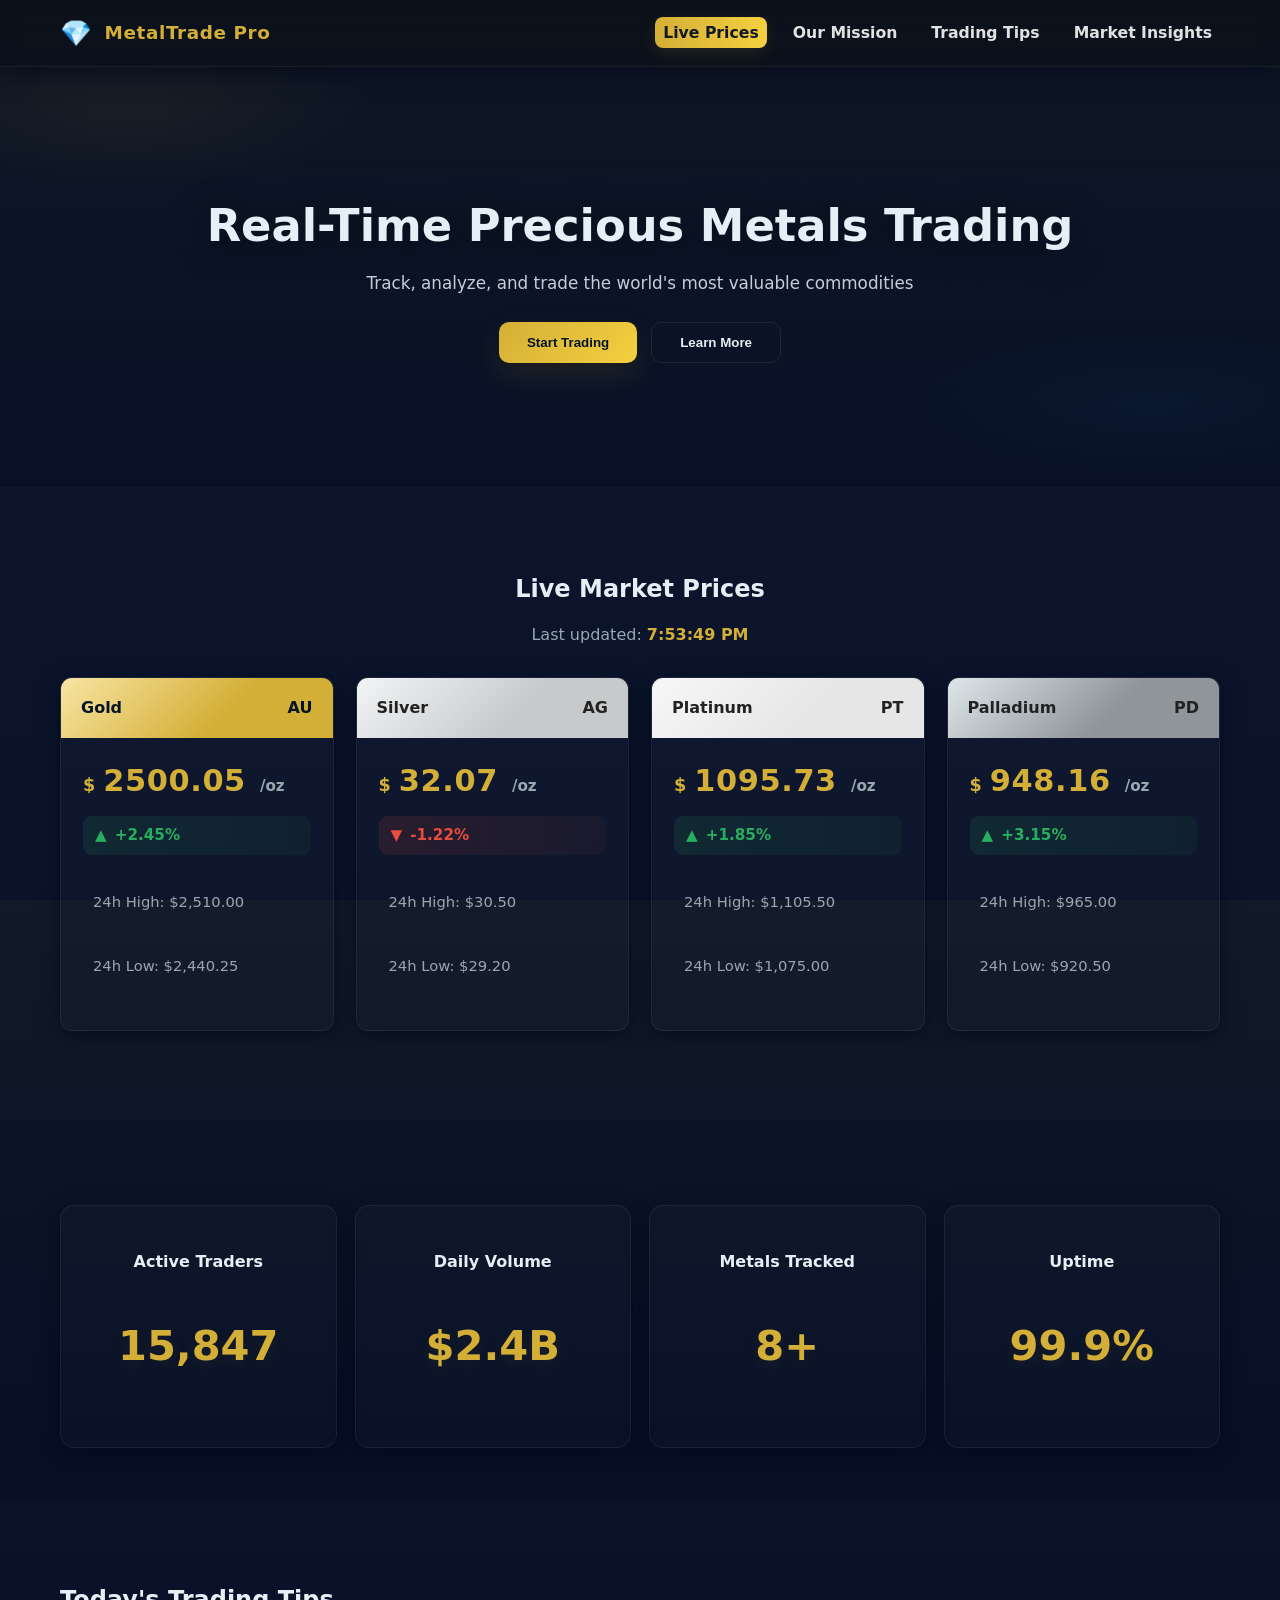
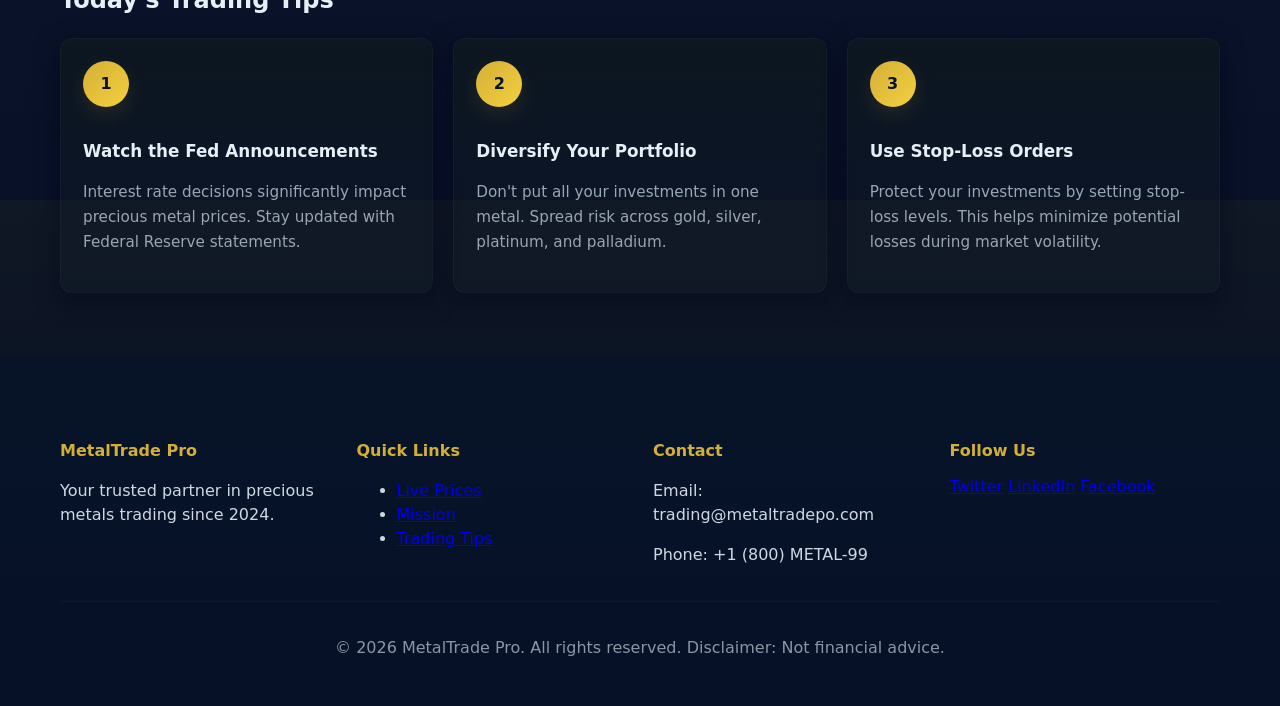
<file: index.html>
<!DOCTYPE html>
<html lang="en">
<head>
    <meta charset="UTF-8">
    <meta name="viewport" content="width=device-width, initial-scale=1.0">
    <title>MetalTrade Pro - Live Precious Metals Trading</title>
    <link rel="stylesheet" href="styles.css">
</head>
<body>
    <!-- Navigation -->
    <nav class="navbar">
        <div class="nav-container">
            <div class="logo">
                <span class="logo-icon">💎</span>
                <span class="logo-text">MetalTrade Pro</span>
            </div>
            <ul class="nav-menu">
                <li><a href="index.html" class="active">Live Prices</a></li>
                <li><a href="mission.html">Our Mission</a></li>
                <li><a href="trading-tips.html">Trading Tips</a></li>
                <li><a href="market-insights.html">Market Insights</a></li>
            </ul>
        </div>
    </nav>

    <!-- Hero Section -->
    <section class="hero">
        <div class="hero-content">
            <h1>Real-Time Precious Metals Trading</h1>
            <p>Track, analyze, and trade the world's most valuable commodities</p>
            <div class="cta-buttons">
                <button class="btn-primary">Start Trading</button>
                <button class="btn-secondary">Learn More</button>
            </div>
        </div>
        <div class="hero-bg"></div>
    </section>

    <!-- Live Prices Section -->
    <section class="prices-section">
        <div class="container">
            <h2>Live Market Prices</h2>
            <p class="subtitle">Last updated: <span id="last-update">Loading...</span></p>
            
            <div class="prices-grid">
                <!-- Gold -->
                <div class="price-card">
                    <div class="metal-header gold-bg">
                        <span class="metal-name">Gold</span>
                        <span class="metal-symbol">AU</span>
                    </div>
                    <div class="price-content">
                        <div class="price-display">
                            <span class="currency">$</span>
                            <span class="amount" id="gold-price">2,495.50</span>
                            <span class="unit">/oz</span>
                        </div>
                        <div class="price-change positive">
                            <span class="arrow">▲</span>
                            <span class="change">+2.45%</span>
                        </div>
                        <div class="price-stats">
                            <p>24h High: $2,510.00</p>
                            <p>24h Low: $2,440.25</p>
                        </div>
                    </div>
                </div>

                <!-- Silver -->
                <div class="price-card">
                    <div class="metal-header silver-bg">
                        <span class="metal-name">Silver</span>
                        <span class="metal-symbol">AG</span>
                    </div>
                    <div class="price-content">
                        <div class="price-display">
                            <span class="currency">$</span>
                            <span class="amount" id="silver-price">29.75</span>
                            <span class="unit">/oz</span>
                        </div>
                        <div class="price-change negative">
                            <span class="arrow">▼</span>
                            <span class="change">-1.22%</span>
                        </div>
                        <div class="price-stats">
                            <p>24h High: $30.50</p>
                            <p>24h Low: $29.20</p>
                        </div>
                    </div>
                </div>

                <!-- Platinum -->
                <div class="price-card">
                    <div class="metal-header platinum-bg">
                        <span class="metal-name">Platinum</span>
                        <span class="metal-symbol">PT</span>
                    </div>
                    <div class="price-content">
                        <div class="price-display">
                            <span class="currency">$</span>
                            <span class="amount" id="platinum-price">1,095.00</span>
                            <span class="unit">/oz</span>
                        </div>
                        <div class="price-change positive">
                            <span class="arrow">▲</span>
                            <span class="change">+1.85%</span>
                        </div>
                        <div class="price-stats">
                            <p>24h High: $1,105.50</p>
                            <p>24h Low: $1,075.00</p>
                        </div>
                    </div>
                </div>

                <!-- Palladium -->
                <div class="price-card">
                    <div class="metal-header palladium-bg">
                        <span class="metal-name">Palladium</span>
                        <span class="metal-symbol">PD</span>
                    </div>
                    <div class="price-content">
                        <div class="price-display">
                            <span class="currency">$</span>
                            <span class="amount" id="palladium-price">945.30</span>
                            <span class="unit">/oz</span>
                        </div>
                        <div class="price-change positive">
                            <span class="arrow">▲</span>
                            <span class="change">+3.15%</span>
                        </div>
                        <div class="price-stats">
                            <p>24h High: $965.00</p>
                            <p>24h Low: $920.50</p>
                        </div>
                    </div>
                </div>
            </div>
        </div>
    </section>

    <!-- Quick Stats -->
    <section class="stats-section">
        <div class="container">
            <div class="stats-grid">
                <div class="stat-card">
                    <h3>Active Traders</h3>
                    <p class="stat-number">15,847</p>
                </div>
                <div class="stat-card">
                    <h3>Daily Volume</h3>
                    <p class="stat-number">$2.4B</p>
                </div>
                <div class="stat-card">
                    <h3>Metals Tracked</h3>
                    <p class="stat-number">8+</p>
                </div>
                <div class="stat-card">
                    <h3>Uptime</h3>
                    <p class="stat-number">99.9%</p>
                </div>
            </div>
        </div>
    </section>

    <!-- Quick Trading Tips -->
    <section class="featured-tips">
        <div class="container">
            <h2>Today's Trading Tips</h2>
            <div class="tips-grid">
                <div class="tip-card">
                    <span class="tip-number">1</span>
                    <h4>Watch the Fed Announcements</h4>
                    <p>Interest rate decisions significantly impact precious metal prices. Stay updated with Federal Reserve statements.</p>
                </div>
                <div class="tip-card">
                    <span class="tip-number">2</span>
                    <h4>Diversify Your Portfolio</h4>
                    <p>Don't put all your investments in one metal. Spread risk across gold, silver, platinum, and palladium.</p>
                </div>
                <div class="tip-card">
                    <span class="tip-number">3</span>
                    <h4>Use Stop-Loss Orders</h4>
                    <p>Protect your investments by setting stop-loss levels. This helps minimize potential losses during market volatility.</p>
                </div>
            </div>
        </div>
    </section>

    <!-- Footer -->
    <footer class="footer">
        <div class="container">
            <div class="footer-content">
                <div class="footer-section">
                    <h4>MetalTrade Pro</h4>
                    <p>Your trusted partner in precious metals trading since 2024.</p>
                </div>
                <div class="footer-section">
                    <h4>Quick Links</h4>
                    <ul>
                        <li><a href="index.html">Live Prices</a></li>
                        <li><a href="mission.html">Mission</a></li>
                        <li><a href="trading-tips.html">Trading Tips</a></li>
                    </ul>
                </div>
                <div class="footer-section">
                    <h4>Contact</h4>
                    <p>Email: trading@metaltradepo.com</p>
                    <p>Phone: +1 (800) METAL-99</p>
                </div>
                <div class="footer-section">
                    <h4>Follow Us</h4>
                    <div class="social-links">
                        <a href="#">Twitter</a>
                        <a href="#">LinkedIn</a>
                        <a href="#">Facebook</a>
                    </div>
                </div>
            </div>
            <div class="footer-bottom">
                <p>&copy; 2026 MetalTrade Pro. All rights reserved. Disclaimer: Not financial advice.</p>
            </div>
        </div>
    </footer>

    <script src="script.js"></script>
</body>
</html>
</file>
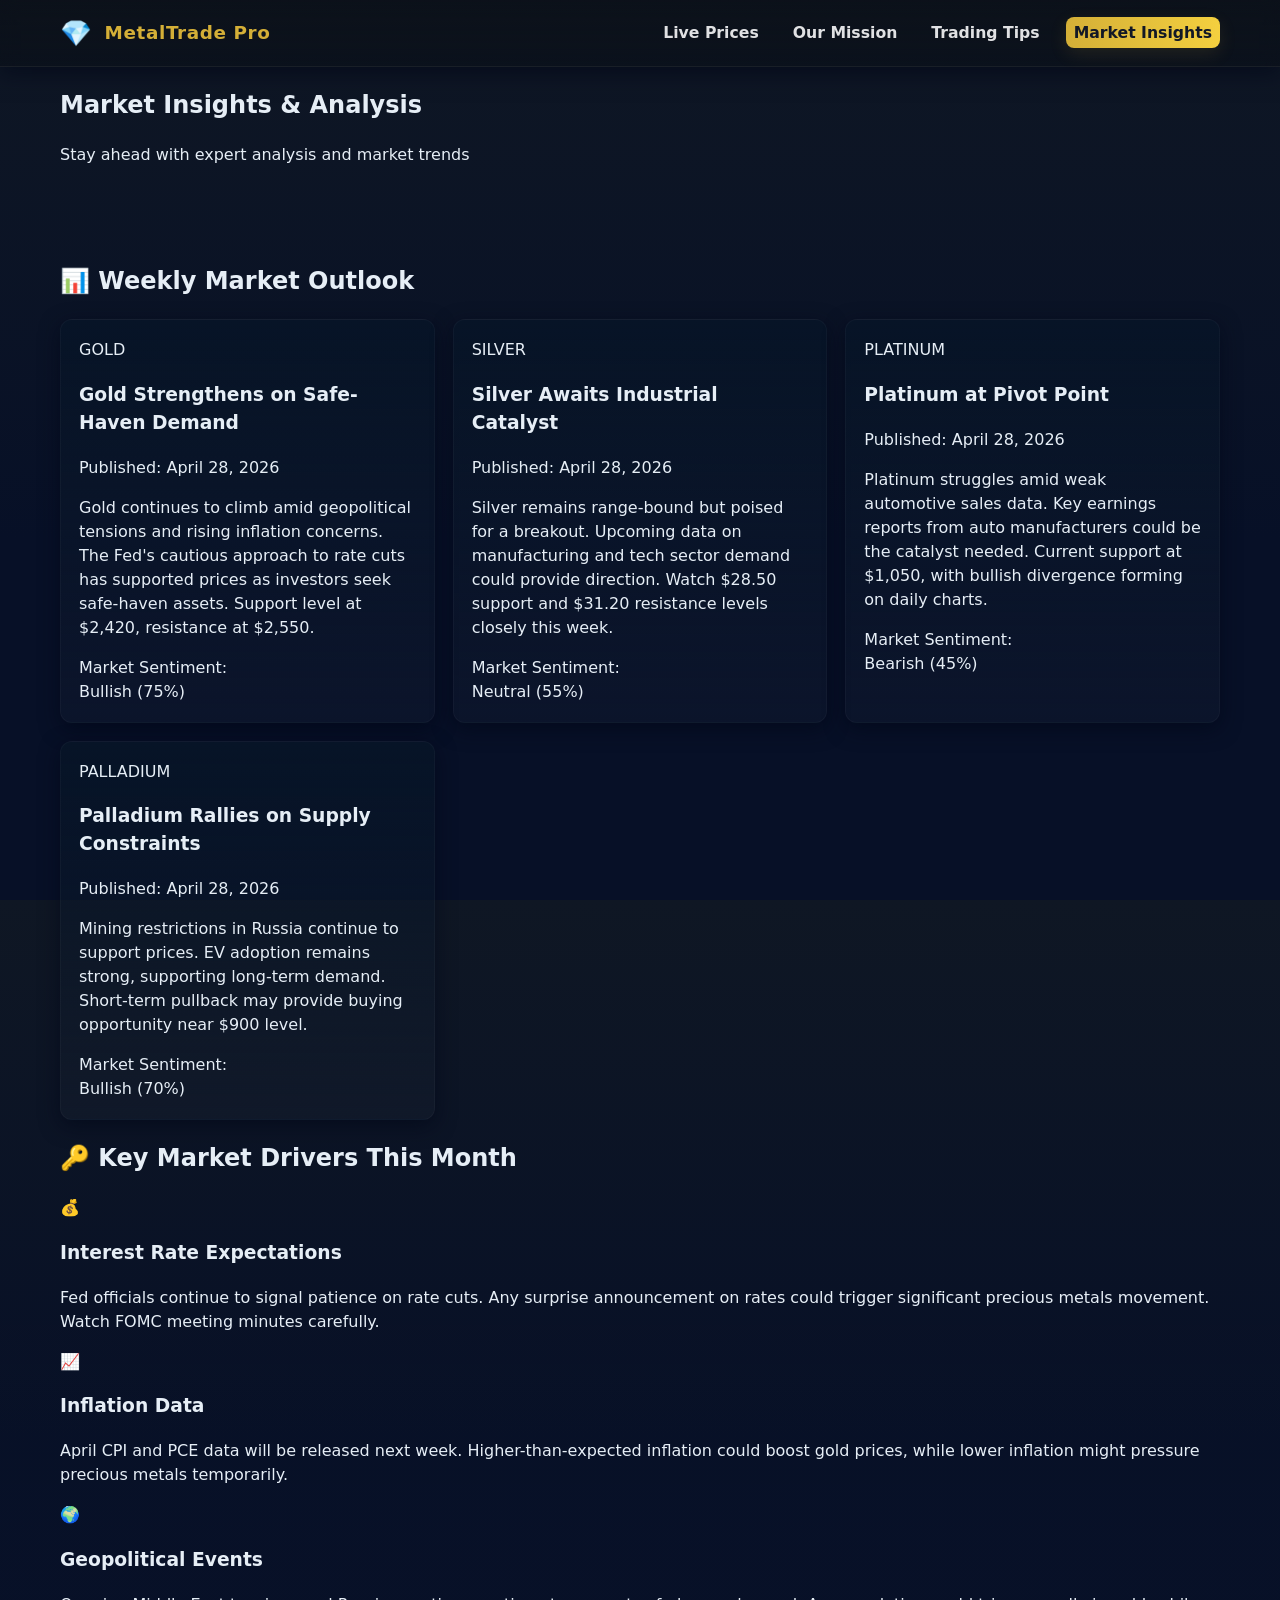
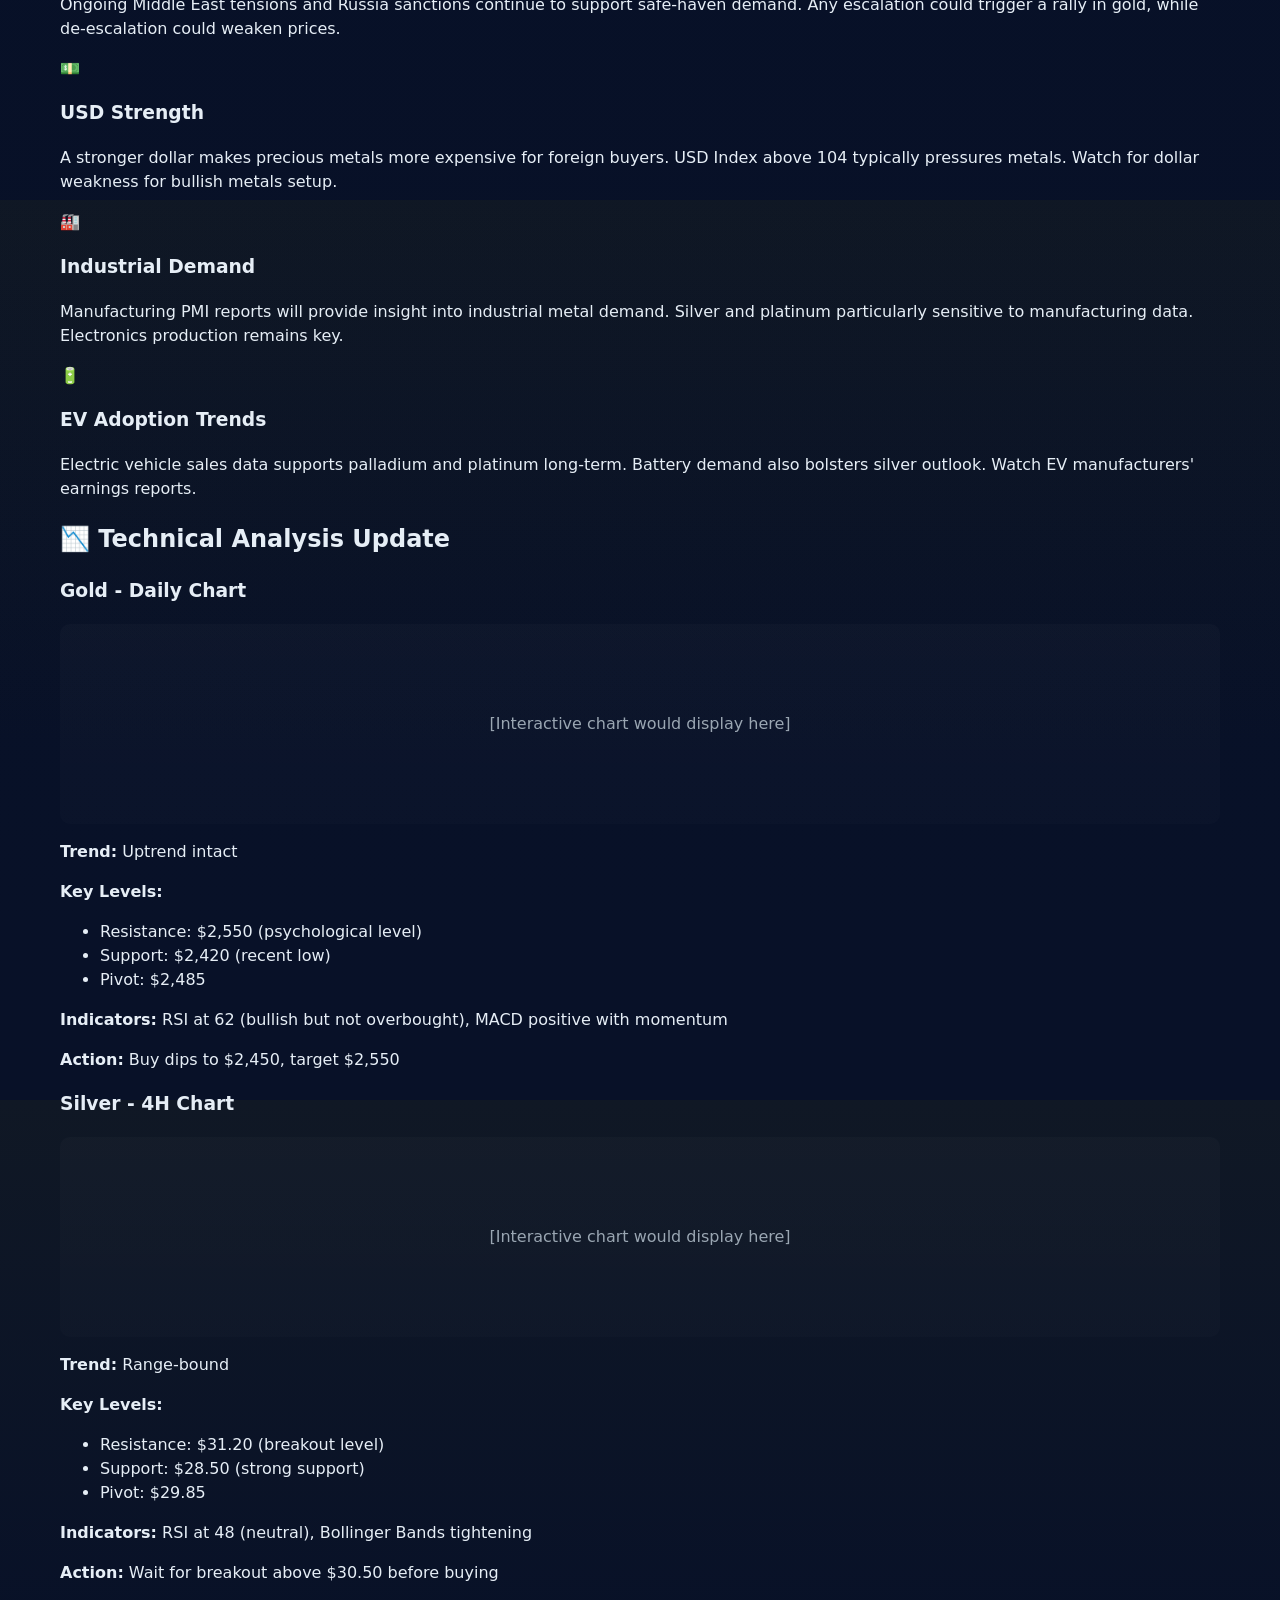
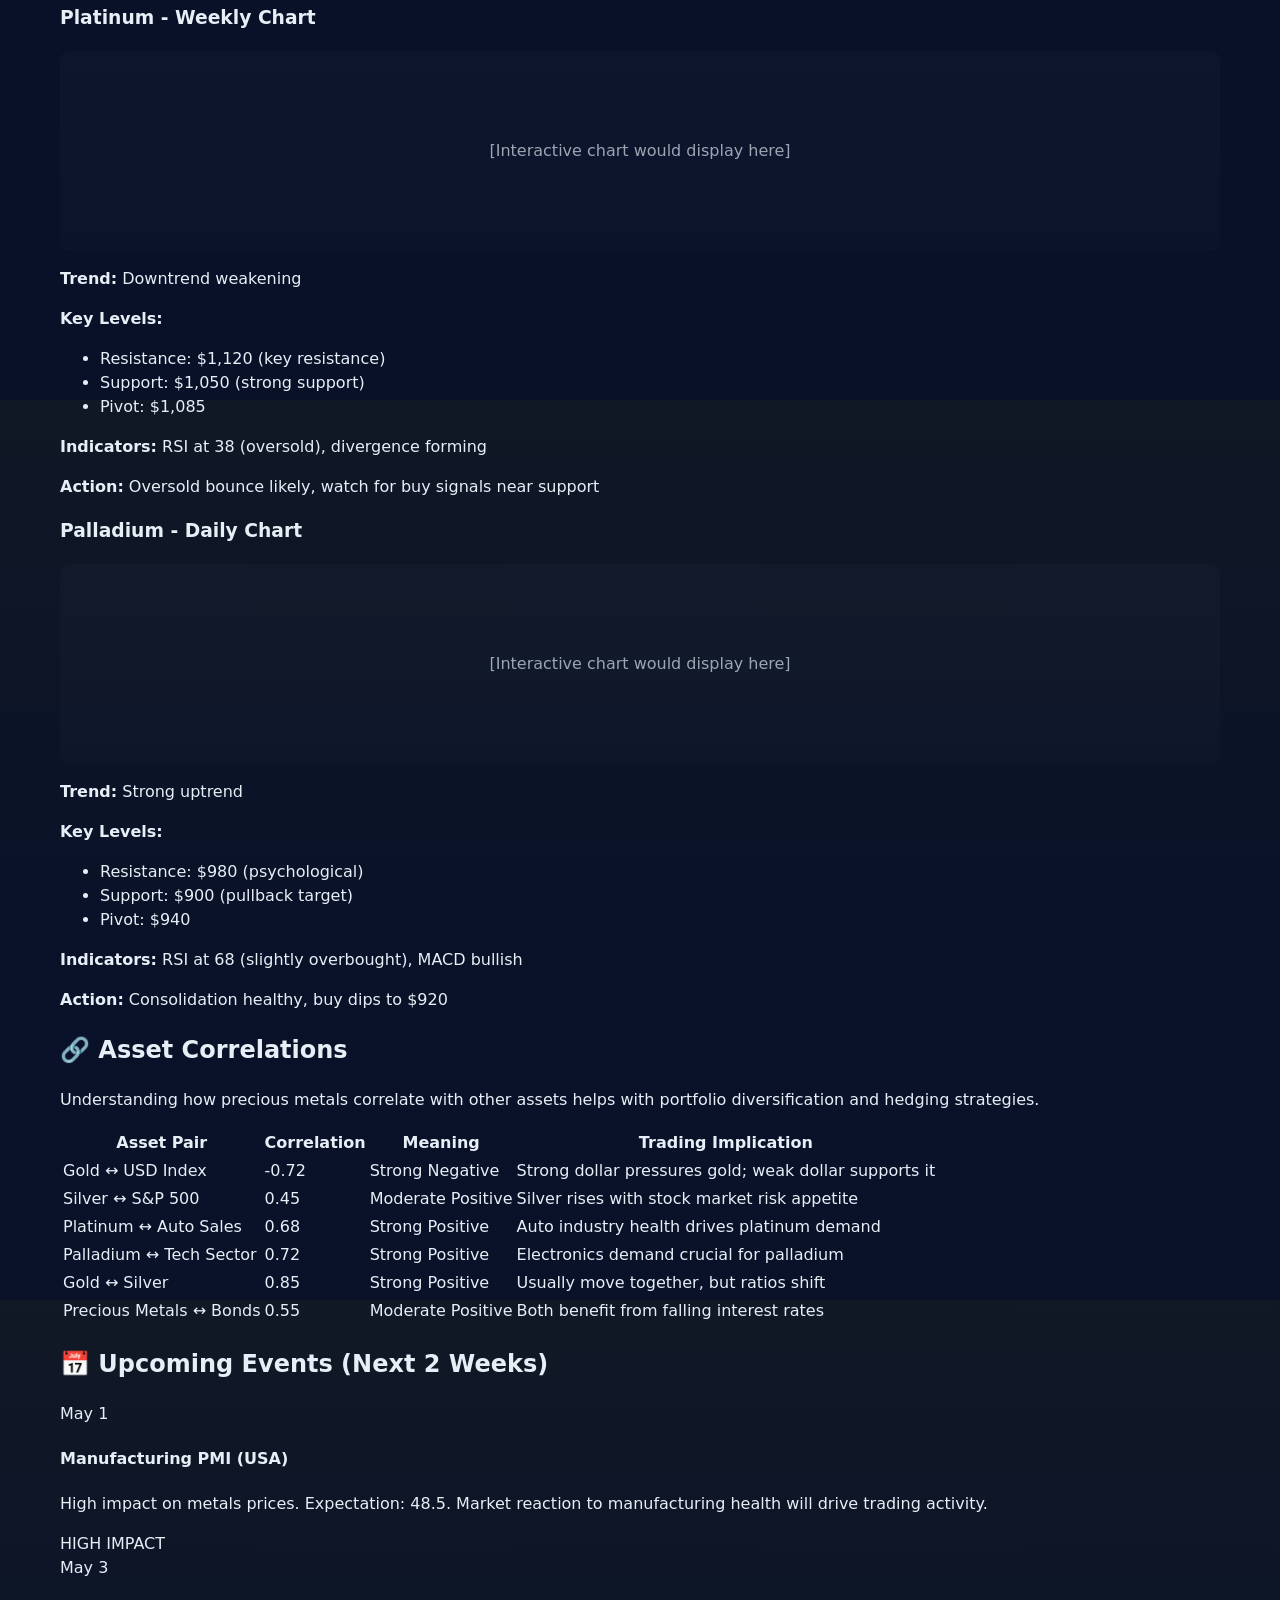
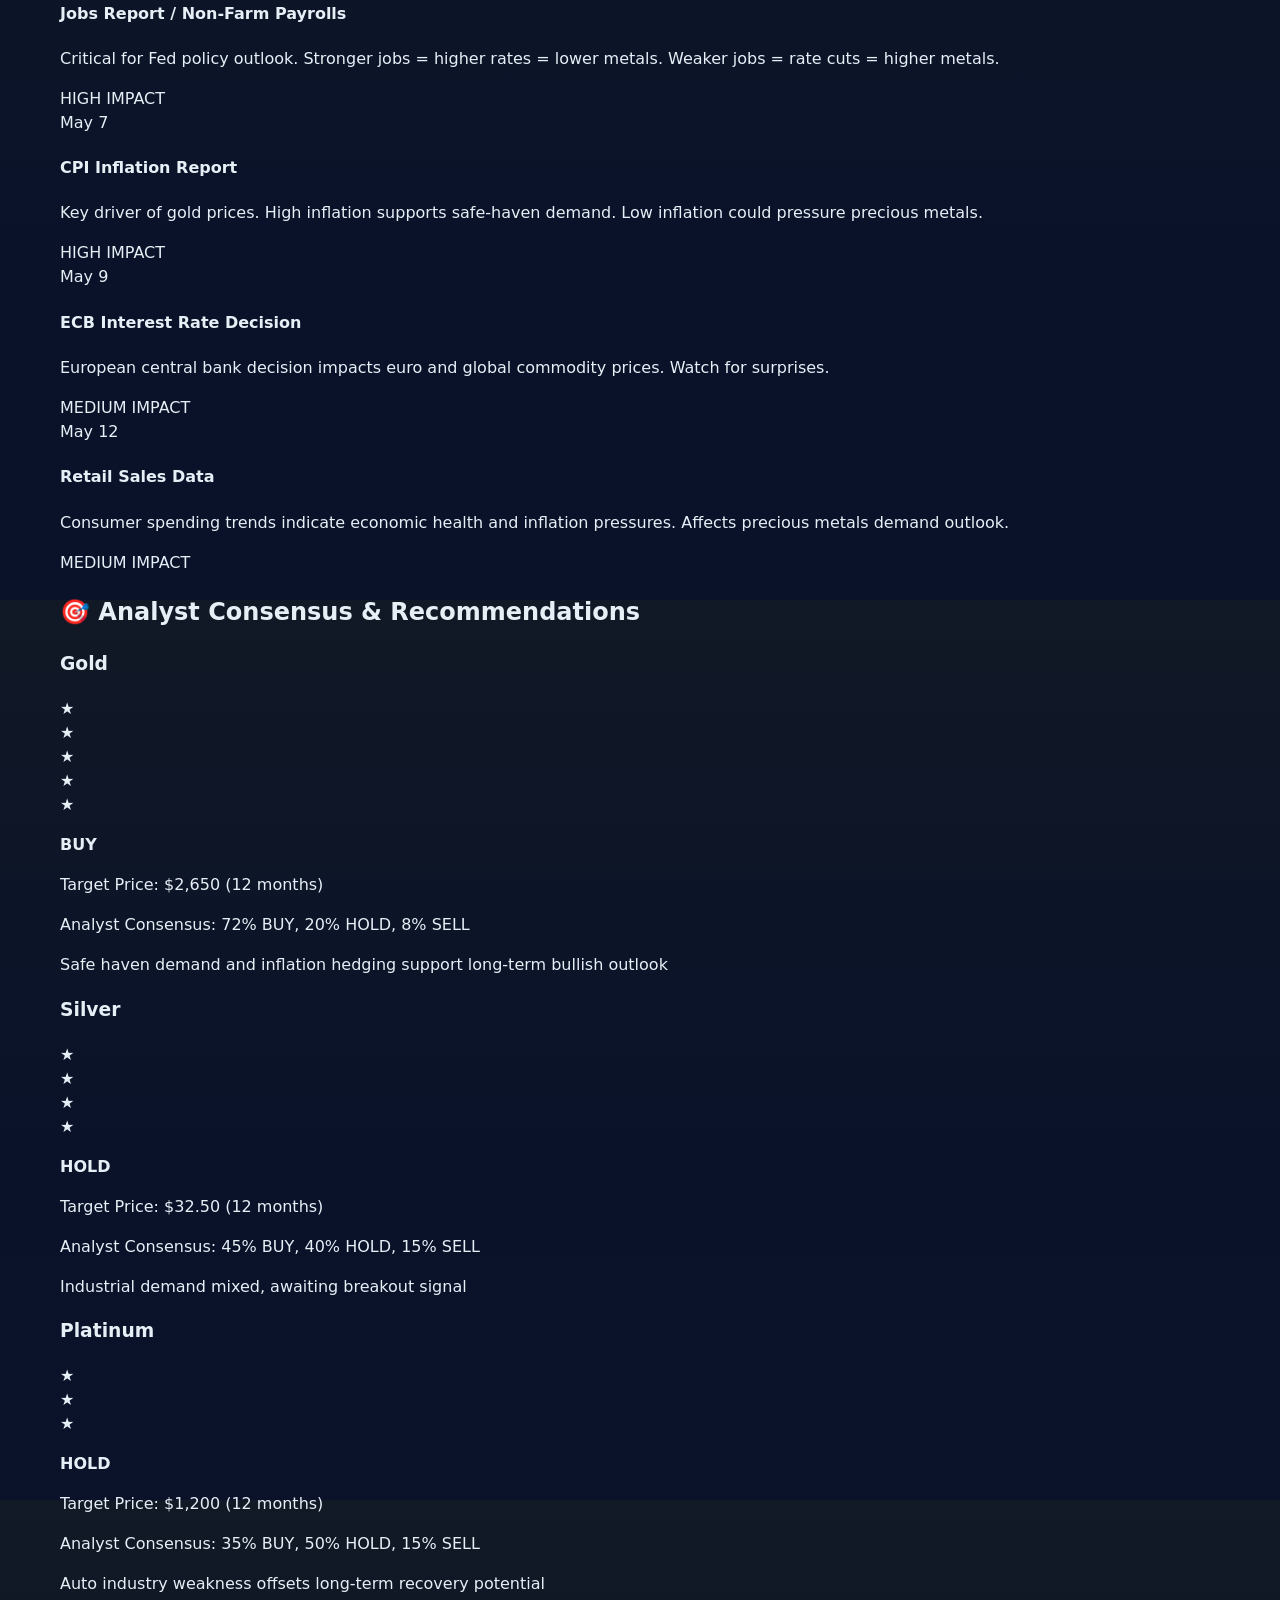
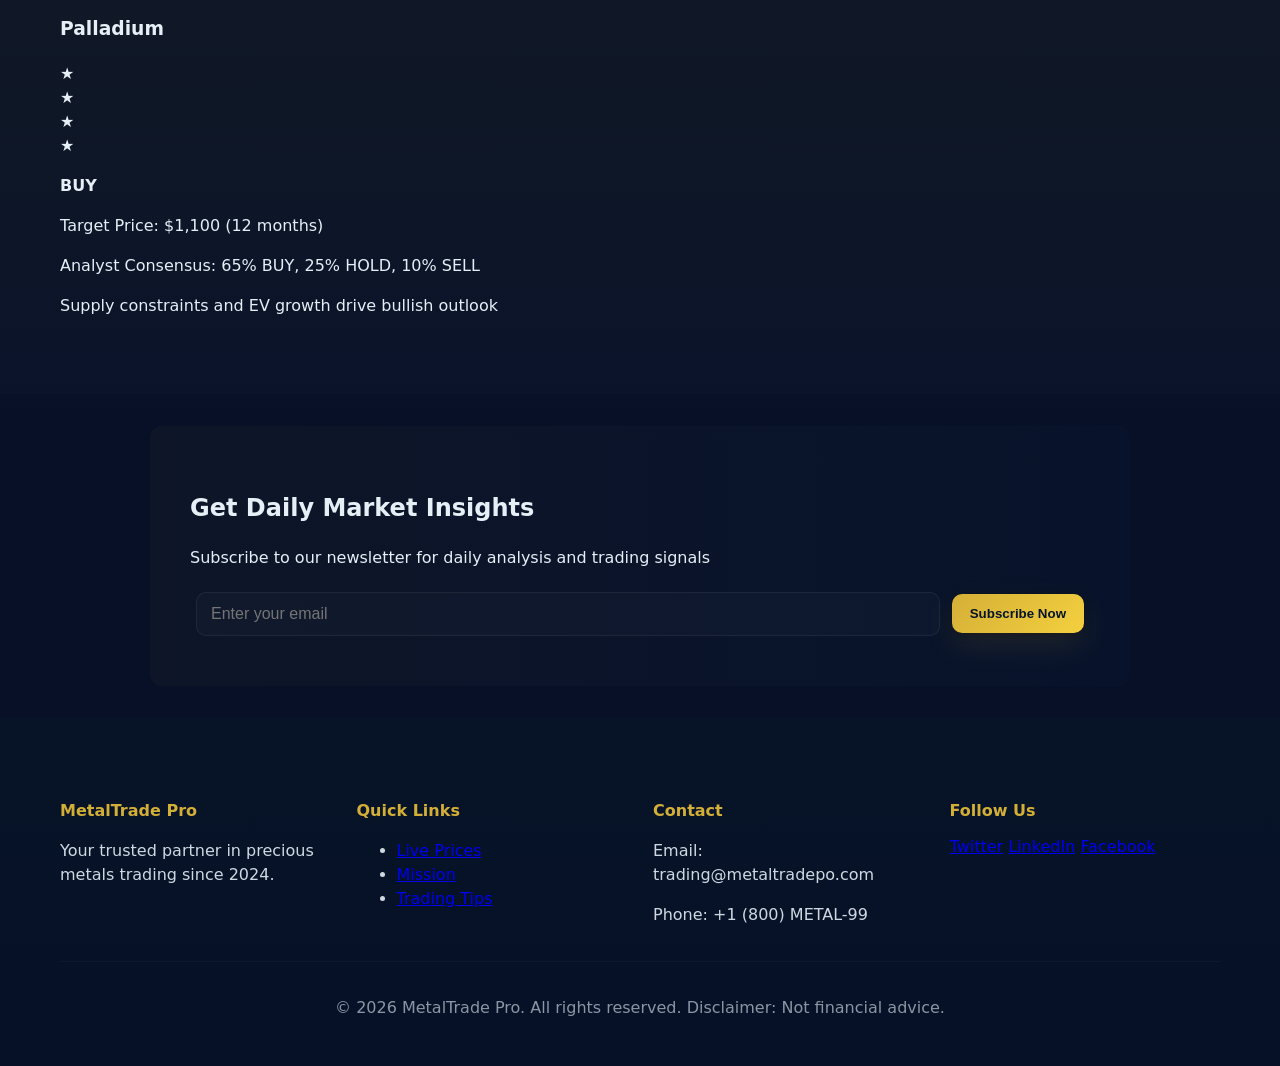
<file: market-insights.html>
<!DOCTYPE html>
<html lang="en">
<head>
    <meta charset="UTF-8">
    <meta name="viewport" content="width=device-width, initial-scale=1.0">
    <title>Market Insights - MetalTrade Pro</title>
    <link rel="stylesheet" href="styles.css">
</head>
<body>
    <!-- Navigation -->
    <nav class="navbar">
        <div class="nav-container">
            <div class="logo">
                <span class="logo-icon">💎</span>
                <span class="logo-text">MetalTrade Pro</span>
            </div>
            <ul class="nav-menu">
                <li><a href="index.html">Live Prices</a></li>
                <li><a href="mission.html">Our Mission</a></li>
                <li><a href="trading-tips.html">Trading Tips</a></li>
                <li><a href="market-insights.html" class="active">Market Insights</a></li>
            </ul>
        </div>
    </nav>

    <!-- Page Hero -->
    <section class="insights-hero">
        <div class="container">
            <h1>Market Insights & Analysis</h1>
            <p>Stay ahead with expert analysis and market trends</p>
        </div>
    </section>

    <!-- Main Insights Content -->
    <section class="insights-main">
        <div class="container">
            
            <!-- Weekly Outlook -->
            <div class="insight-section">
                <h2>📊 Weekly Market Outlook</h2>
                <div class="outlook-cards">
                    
                    <div class="outlook-card">
                        <div class="metal-badge gold">GOLD</div>
                        <h3>Gold Strengthens on Safe-Haven Demand</h3>
                        <p class="date">Published: April 28, 2026</p>
                        <p>Gold continues to climb amid geopolitical tensions and rising inflation concerns. The Fed's cautious approach to rate cuts has supported prices as investors seek safe-haven assets. Support level at $2,420, resistance at $2,550.</p>
                        <div class="sentiment-gauge">
                            <span class="sentiment-label">Market Sentiment:</span>
                            <div class="sentiment-bar">
                                <div class="sentiment-fill" style="width: 75%">Bullish (75%)</div>
                            </div>
                        </div>
                    </div>

                    <div class="outlook-card">
                        <div class="metal-badge silver">SILVER</div>
                        <h3>Silver Awaits Industrial Catalyst</h3>
                        <p class="date">Published: April 28, 2026</p>
                        <p>Silver remains range-bound but poised for a breakout. Upcoming data on manufacturing and tech sector demand could provide direction. Watch $28.50 support and $31.20 resistance levels closely this week.</p>
                        <div class="sentiment-gauge">
                            <span class="sentiment-label">Market Sentiment:</span>
                            <div class="sentiment-bar">
                                <div class="sentiment-fill" style="width: 55%">Neutral (55%)</div>
                            </div>
                        </div>
                    </div>

                    <div class="outlook-card">
                        <div class="metal-badge platinum">PLATINUM</div>
                        <h3>Platinum at Pivot Point</h3>
                        <p class="date">Published: April 28, 2026</p>
                        <p>Platinum struggles amid weak automotive sales data. Key earnings reports from auto manufacturers could be the catalyst needed. Current support at $1,050, with bullish divergence forming on daily charts.</p>
                        <div class="sentiment-gauge">
                            <span class="sentiment-label">Market Sentiment:</span>
                            <div class="sentiment-bar">
                                <div class="sentiment-fill" style="width: 45%">Bearish (45%)</div>
                            </div>
                        </div>
                    </div>

                    <div class="outlook-card">
                        <div class="metal-badge palladium">PALLADIUM</div>
                        <h3>Palladium Rallies on Supply Constraints</h3>
                        <p class="date">Published: April 28, 2026</p>
                        <p>Mining restrictions in Russia continue to support prices. EV adoption remains strong, supporting long-term demand. Short-term pullback may provide buying opportunity near $900 level.</p>
                        <div class="sentiment-gauge">
                            <span class="sentiment-label">Market Sentiment:</span>
                            <div class="sentiment-bar">
                                <div class="sentiment-fill" style="width: 70%">Bullish (70%)</div>
                            </div>
                        </div>
                    </div>
                </div>
            </div>

            <!-- Key Market Drivers -->
            <div class="insight-section">
                <h2>🔑 Key Market Drivers This Month</h2>
                <div class="drivers-grid">
                    
                    <div class="driver-card">
                        <span class="driver-icon">💰</span>
                        <h3>Interest Rate Expectations</h3>
                        <p>Fed officials continue to signal patience on rate cuts. Any surprise announcement on rates could trigger significant precious metals movement. Watch FOMC meeting minutes carefully.</p>
                    </div>

                    <div class="driver-card">
                        <span class="driver-icon">📈</span>
                        <h3>Inflation Data</h3>
                        <p>April CPI and PCE data will be released next week. Higher-than-expected inflation could boost gold prices, while lower inflation might pressure precious metals temporarily.</p>
                    </div>

                    <div class="driver-card">
                        <span class="driver-icon">🌍</span>
                        <h3>Geopolitical Events</h3>
                        <p>Ongoing Middle East tensions and Russia sanctions continue to support safe-haven demand. Any escalation could trigger a rally in gold, while de-escalation could weaken prices.</p>
                    </div>

                    <div class="driver-card">
                        <span class="driver-icon">💵</span>
                        <h3>USD Strength</h3>
                        <p>A stronger dollar makes precious metals more expensive for foreign buyers. USD Index above 104 typically pressures metals. Watch for dollar weakness for bullish metals setup.</p>
                    </div>

                    <div class="driver-card">
                        <span class="driver-icon">🏭</span>
                        <h3>Industrial Demand</h3>
                        <p>Manufacturing PMI reports will provide insight into industrial metal demand. Silver and platinum particularly sensitive to manufacturing data. Electronics production remains key.</p>
                    </div>

                    <div class="driver-card">
                        <span class="driver-icon">🔋</span>
                        <h3>EV Adoption Trends</h3>
                        <p>Electric vehicle sales data supports palladium and platinum long-term. Battery demand also bolsters silver outlook. Watch EV manufacturers' earnings reports.</p>
                    </div>
                </div>
            </div>

            <!-- Technical Analysis -->
            <div class="insight-section">
                <h2>📉 Technical Analysis Update</h2>
                <div class="analysis-grid">
                    
                    <div class="analysis-card">
                        <h3>Gold - Daily Chart</h3>
                        <div class="chart-placeholder">
                            <p>[Interactive chart would display here]</p>
                        </div>
                        <div class="analysis-content">
                            <p><strong>Trend:</strong> Uptrend intact</p>
                            <p><strong>Key Levels:</strong></p>
                            <ul>
                                <li>Resistance: $2,550 (psychological level)</li>
                                <li>Support: $2,420 (recent low)</li>
                                <li>Pivot: $2,485</li>
                            </ul>
                            <p><strong>Indicators:</strong> RSI at 62 (bullish but not overbought), MACD positive with momentum</p>
                            <p><strong>Action:</strong> Buy dips to $2,450, target $2,550</p>
                        </div>
                    </div>

                    <div class="analysis-card">
                        <h3>Silver - 4H Chart</h3>
                        <div class="chart-placeholder">
                            <p>[Interactive chart would display here]</p>
                        </div>
                        <div class="analysis-content">
                            <p><strong>Trend:</strong> Range-bound</p>
                            <p><strong>Key Levels:</strong></p>
                            <ul>
                                <li>Resistance: $31.20 (breakout level)</li>
                                <li>Support: $28.50 (strong support)</li>
                                <li>Pivot: $29.85</li>
                            </ul>
                            <p><strong>Indicators:</strong> RSI at 48 (neutral), Bollinger Bands tightening</p>
                            <p><strong>Action:</strong> Wait for breakout above $30.50 before buying</p>
                        </div>
                    </div>

                    <div class="analysis-card">
                        <h3>Platinum - Weekly Chart</h3>
                        <div class="chart-placeholder">
                            <p>[Interactive chart would display here]</p>
                        </div>
                        <div class="analysis-content">
                            <p><strong>Trend:</strong> Downtrend weakening</p>
                            <p><strong>Key Levels:</strong></p>
                            <ul>
                                <li>Resistance: $1,120 (key resistance)</li>
                                <li>Support: $1,050 (strong support)</li>
                                <li>Pivot: $1,085</li>
                            </ul>
                            <p><strong>Indicators:</strong> RSI at 38 (oversold), divergence forming</p>
                            <p><strong>Action:</strong> Oversold bounce likely, watch for buy signals near support</p>
                        </div>
                    </div>

                    <div class="analysis-card">
                        <h3>Palladium - Daily Chart</h3>
                        <div class="chart-placeholder">
                            <p>[Interactive chart would display here]</p>
                        </div>
                        <div class="analysis-content">
                            <p><strong>Trend:</strong> Strong uptrend</p>
                            <p><strong>Key Levels:</strong></p>
                            <ul>
                                <li>Resistance: $980 (psychological)</li>
                                <li>Support: $900 (pullback target)</li>
                                <li>Pivot: $940</li>
                            </ul>
                            <p><strong>Indicators:</strong> RSI at 68 (slightly overbought), MACD bullish</p>
                            <p><strong>Action:</strong> Consolidation healthy, buy dips to $920</p>
                        </div>
                    </div>
                </div>
            </div>

            <!-- Market Correlations -->
            <div class="insight-section">
                <h2>🔗 Asset Correlations</h2>
                <p>Understanding how precious metals correlate with other assets helps with portfolio diversification and hedging strategies.</p>
                <div class="correlation-table-wrapper">
                    <table class="correlation-table">
                        <thead>
                            <tr>
                                <th>Asset Pair</th>
                                <th>Correlation</th>
                                <th>Meaning</th>
                                <th>Trading Implication</th>
                            </tr>
                        </thead>
                        <tbody>
                            <tr>
                                <td>Gold ↔ USD Index</td>
                                <td class="negative">-0.72</td>
                                <td>Strong Negative</td>
                                <td>Strong dollar pressures gold; weak dollar supports it</td>
                            </tr>
                            <tr>
                                <td>Silver ↔ S&P 500</td>
                                <td class="positive">0.45</td>
                                <td>Moderate Positive</td>
                                <td>Silver rises with stock market risk appetite</td>
                            </tr>
                            <tr>
                                <td>Platinum ↔ Auto Sales</td>
                                <td class="positive">0.68</td>
                                <td>Strong Positive</td>
                                <td>Auto industry health drives platinum demand</td>
                            </tr>
                            <tr>
                                <td>Palladium ↔ Tech Sector</td>
                                <td class="positive">0.72</td>
                                <td>Strong Positive</td>
                                <td>Electronics demand crucial for palladium</td>
                            </tr>
                            <tr>
                                <td>Gold ↔ Silver</td>
                                <td class="positive">0.85</td>
                                <td>Strong Positive</td>
                                <td>Usually move together, but ratios shift</td>
                            </tr>
                            <tr>
                                <td>Precious Metals ↔ Bonds</td>
                                <td class="positive">0.55</td>
                                <td>Moderate Positive</td>
                                <td>Both benefit from falling interest rates</td>
                            </tr>
                        </tbody>
                    </table>
                </div>
            </div>

            <!-- Economic Calendar -->
            <div class="insight-section">
                <h2>📅 Upcoming Events (Next 2 Weeks)</h2>
                <div class="events-list">
                    <div class="event-item">
                        <div class="event-date">May 1</div>
                        <div class="event-content">
                            <h4>Manufacturing PMI (USA)</h4>
                            <p>High impact on metals prices. Expectation: 48.5. Market reaction to manufacturing health will drive trading activity.</p>
                        </div>
                        <div class="event-impact high">HIGH IMPACT</div>
                    </div>

                    <div class="event-item">
                        <div class="event-date">May 3</div>
                        <div class="event-content">
                            <h4>Jobs Report / Non-Farm Payrolls</h4>
                            <p>Critical for Fed policy outlook. Stronger jobs = higher rates = lower metals. Weaker jobs = rate cuts = higher metals.</p>
                        </div>
                        <div class="event-impact high">HIGH IMPACT</div>
                    </div>

                    <div class="event-item">
                        <div class="event-date">May 7</div>
                        <div class="event-content">
                            <h4>CPI Inflation Report</h4>
                            <p>Key driver of gold prices. High inflation supports safe-haven demand. Low inflation could pressure precious metals.</p>
                        </div>
                        <div class="event-impact high">HIGH IMPACT</div>
                    </div>

                    <div class="event-item">
                        <div class="event-date">May 9</div>
                        <div class="event-content">
                            <h4>ECB Interest Rate Decision</h4>
                            <p>European central bank decision impacts euro and global commodity prices. Watch for surprises.</p>
                        </div>
                        <div class="event-impact medium">MEDIUM IMPACT</div>
                    </div>

                    <div class="event-item">
                        <div class="event-date">May 12</div>
                        <div class="event-content">
                            <h4>Retail Sales Data</h4>
                            <p>Consumer spending trends indicate economic health and inflation pressures. Affects precious metals demand outlook.</p>
                        </div>
                        <div class="event-impact medium">MEDIUM IMPACT</div>
                    </div>
                </div>
            </div>

            <!-- Analyst Recommendations -->
            <div class="insight-section">
                <h2>🎯 Analyst Consensus & Recommendations</h2>
                <div class="recommendations-grid">
                    
                    <div class="recommendation-card">
                        <h3>Gold</h3>
                        <div class="recommendation-rating">
                            <div class="rating-star">★</div>
                            <div class="rating-star">★</div>
                            <div class="rating-star">★</div>
                            <div class="rating-star">★</div>
                            <div class="rating-star">★</div>
                        </div>
                        <p class="recommendation-text"><strong>BUY</strong></p>
                        <p>Target Price: $2,650 (12 months)</p>
                        <p>Analyst Consensus: 72% BUY, 20% HOLD, 8% SELL</p>
                        <p class="note">Safe haven demand and inflation hedging support long-term bullish outlook</p>
                    </div>

                    <div class="recommendation-card">
                        <h3>Silver</h3>
                        <div class="recommendation-rating">
                            <div class="rating-star">★</div>
                            <div class="rating-star">★</div>
                            <div class="rating-star">★</div>
                            <div class="rating-star">★</div>
                            <div class="rating-star"></div>
                        </div>
                        <p class="recommendation-text"><strong>HOLD</strong></p>
                        <p>Target Price: $32.50 (12 months)</p>
                        <p>Analyst Consensus: 45% BUY, 40% HOLD, 15% SELL</p>
                        <p class="note">Industrial demand mixed, awaiting breakout signal</p>
                    </div>

                    <div class="recommendation-card">
                        <h3>Platinum</h3>
                        <div class="recommendation-rating">
                            <div class="rating-star">★</div>
                            <div class="rating-star">★</div>
                            <div class="rating-star">★</div>
                            <div class="rating-star"></div>
                            <div class="rating-star"></div>
                        </div>
                        <p class="recommendation-text"><strong>HOLD</strong></p>
                        <p>Target Price: $1,200 (12 months)</p>
                        <p>Analyst Consensus: 35% BUY, 50% HOLD, 15% SELL</p>
                        <p class="note">Auto industry weakness offsets long-term recovery potential</p>
                    </div>

                    <div class="recommendation-card">
                        <h3>Palladium</h3>
                        <div class="recommendation-rating">
                            <div class="rating-star">★</div>
                            <div class="rating-star">★</div>
                            <div class="rating-star">★</div>
                            <div class="rating-star">★</div>
                            <div class="rating-star"></div>
                        </div>
                        <p class="recommendation-text"><strong>BUY</strong></p>
                        <p>Target Price: $1,100 (12 months)</p>
                        <p>Analyst Consensus: 65% BUY, 25% HOLD, 10% SELL</p>
                        <p class="note">Supply constraints and EV growth drive bullish outlook</p>
                    </div>
                </div>
            </div>
        </div>
    </section>

    <!-- Newsletter CTA -->
    <section class="newsletter-cta">
        <div class="container">
            <h2>Get Daily Market Insights</h2>
            <p>Subscribe to our newsletter for daily analysis and trading signals</p>
            <div class="newsletter-form">
                <input type="email" placeholder="Enter your email" required>
                <button class="btn-primary">Subscribe Now</button>
            </div>
        </div>
    </section>

    <!-- Footer -->
    <footer class="footer">
        <div class="container">
            <div class="footer-content">
                <div class="footer-section">
                    <h4>MetalTrade Pro</h4>
                    <p>Your trusted partner in precious metals trading since 2024.</p>
                </div>
                <div class="footer-section">
                    <h4>Quick Links</h4>
                    <ul>
                        <li><a href="index.html">Live Prices</a></li>
                        <li><a href="mission.html">Mission</a></li>
                        <li><a href="trading-tips.html">Trading Tips</a></li>
                    </ul>
                </div>
                <div class="footer-section">
                    <h4>Contact</h4>
                    <p>Email: trading@metaltradepo.com</p>
                    <p>Phone: +1 (800) METAL-99</p>
                </div>
                <div class="footer-section">
                    <h4>Follow Us</h4>
                    <div class="social-links">
                        <a href="#">Twitter</a>
                        <a href="#">LinkedIn</a>
                        <a href="#">Facebook</a>
                    </div>
                </div>
            </div>
            <div class="footer-bottom">
                <p>&copy; 2026 MetalTrade Pro. All rights reserved. Disclaimer: Not financial advice.</p>
            </div>
        </div>
    </footer>

    <script src="script.js"></script>
</body>
</html>
</file>
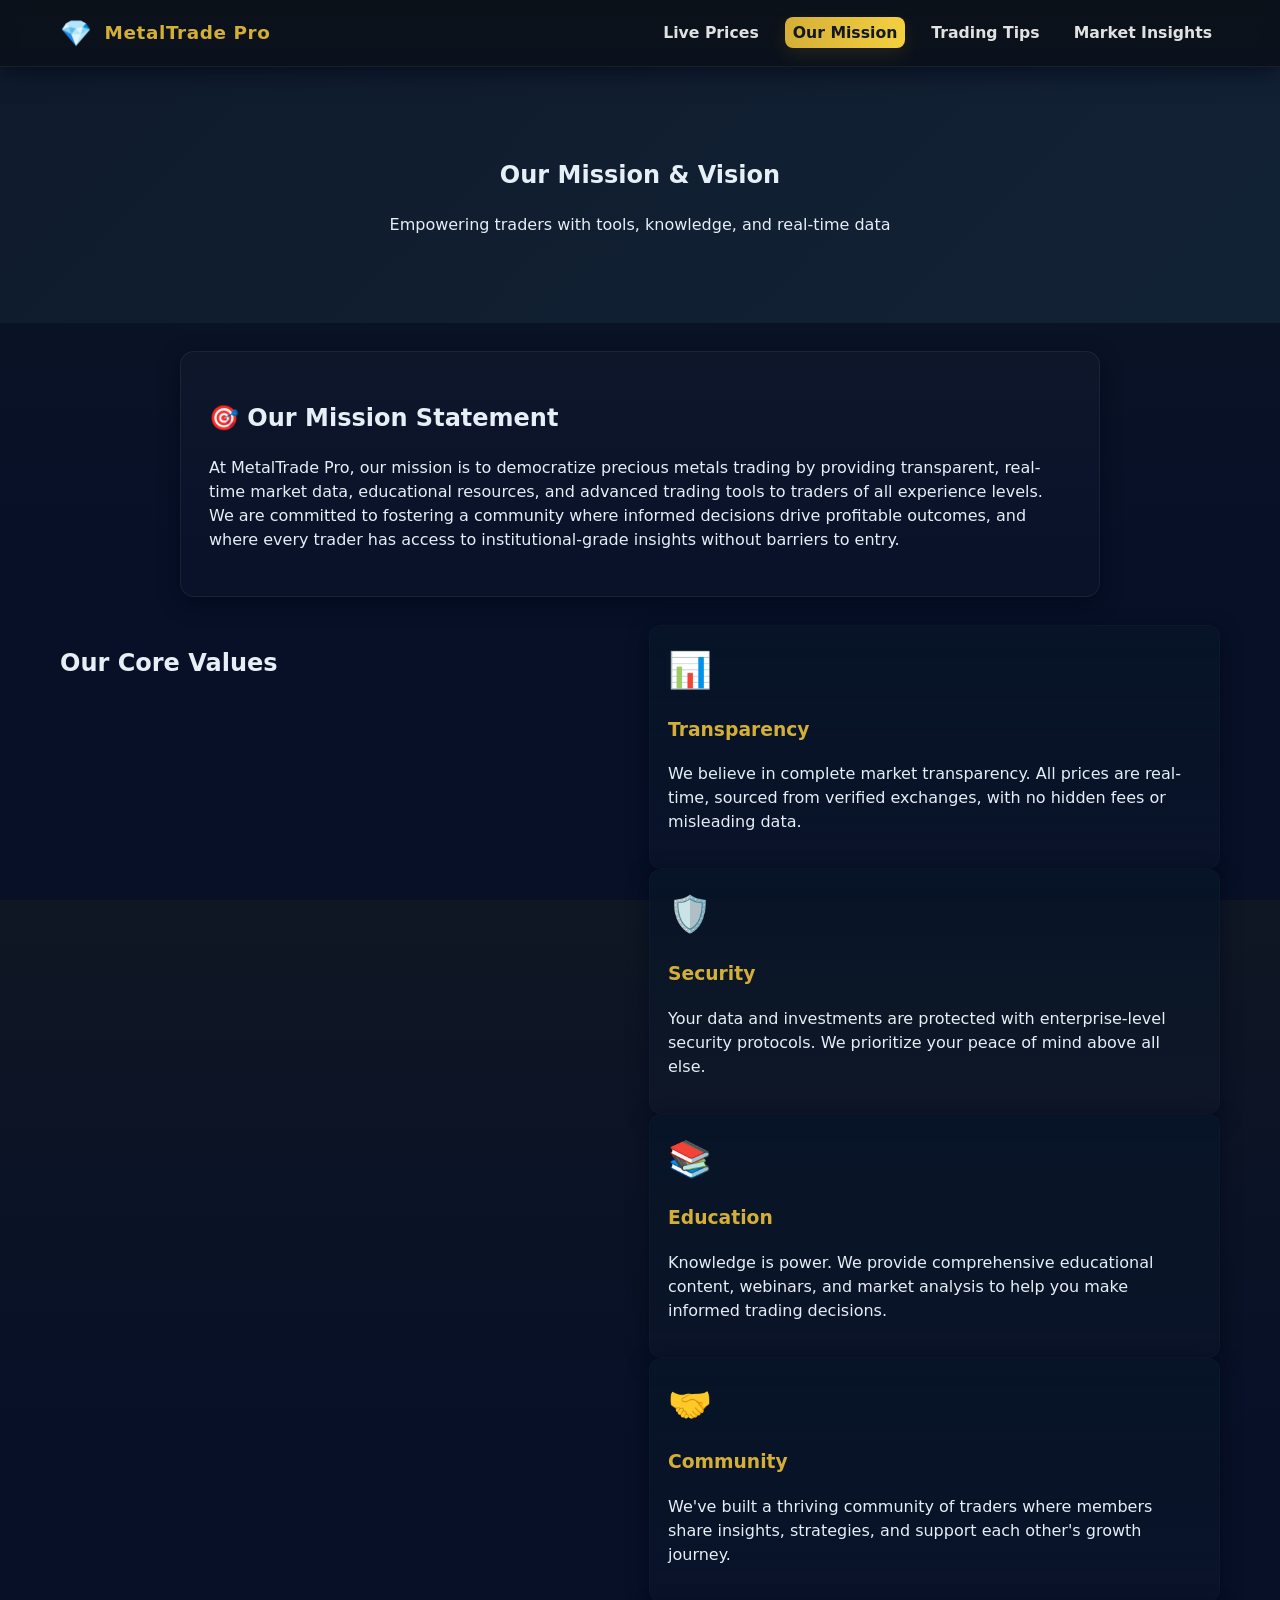
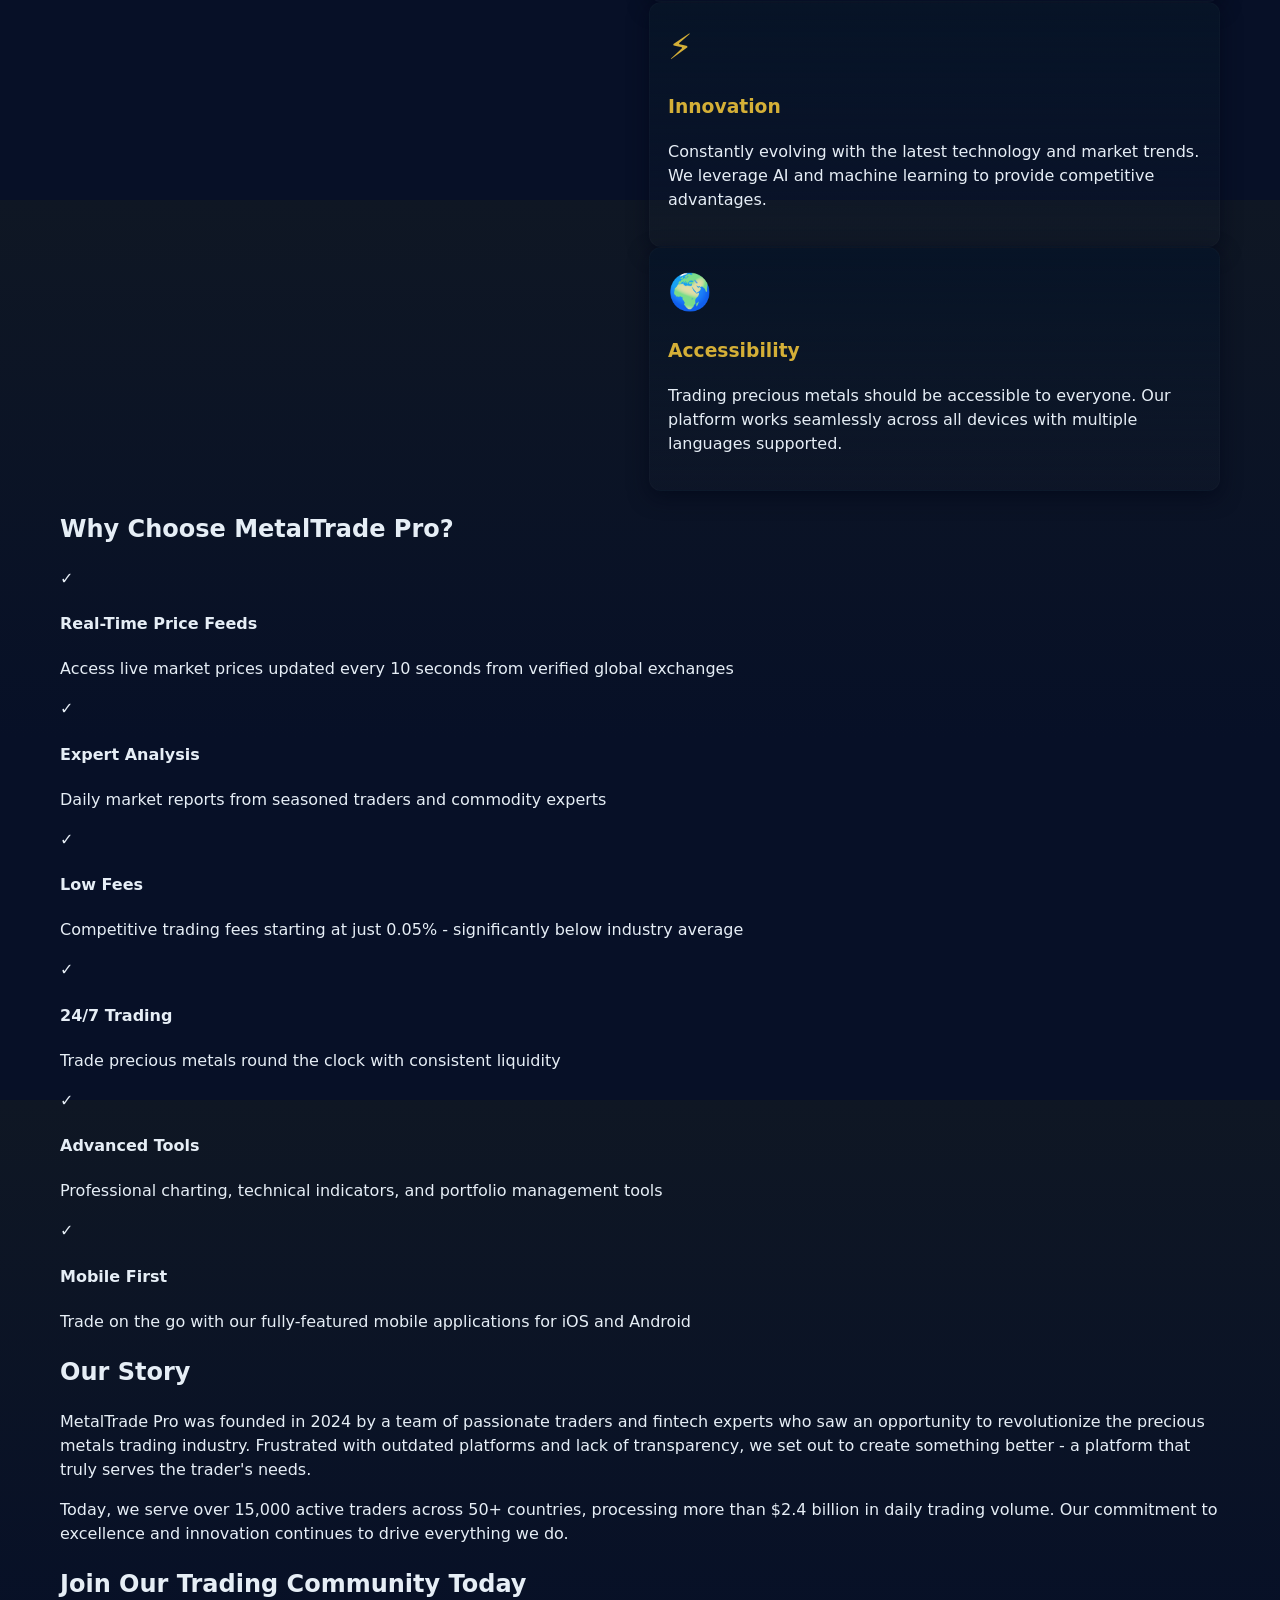
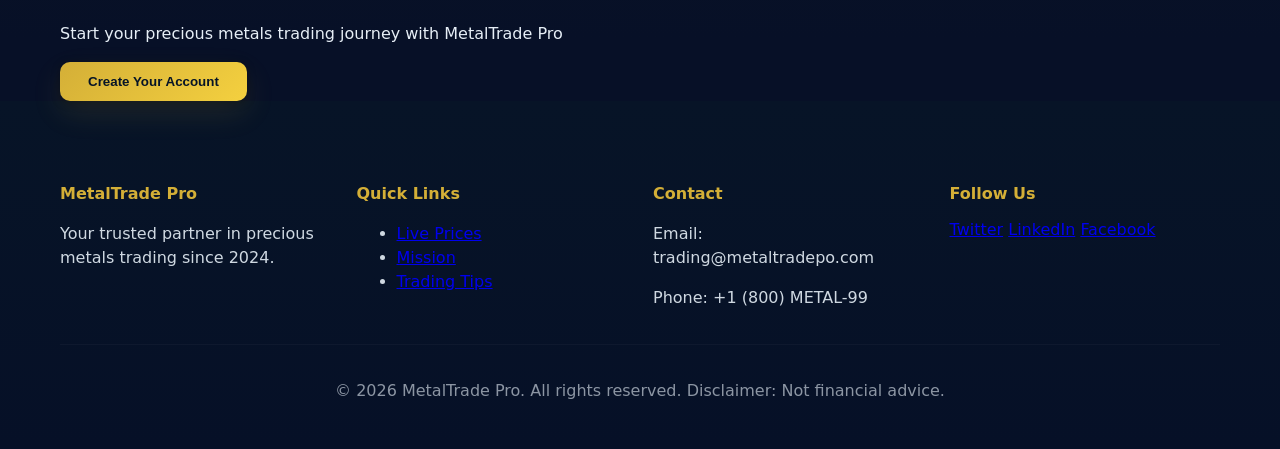
<file: mission.html>
<!DOCTYPE html>
<html lang="en">
<head>
    <meta charset="UTF-8">
    <meta name="viewport" content="width=device-width, initial-scale=1.0">
    <title>Our Mission - MetalTrade Pro</title>
    <link rel="stylesheet" href="styles.css">
</head>
<body>
    <!-- Navigation -->
    <nav class="navbar">
        <div class="nav-container">
            <div class="logo">
                <span class="logo-icon">💎</span>
                <span class="logo-text">MetalTrade Pro</span>
            </div>
            <ul class="nav-menu">
                <li><a href="index.html">Live Prices</a></li>
                <li><a href="mission.html" class="active">Our Mission</a></li>
                <li><a href="trading-tips.html">Trading Tips</a></li>
                <li><a href="market-insights.html">Market Insights</a></li>
            </ul>
        </div>
    </nav>

    <!-- Mission Hero -->
    <section class="mission-hero">
        <div class="container">
            <h1>Our Mission & Vision</h1>
            <p>Empowering traders with tools, knowledge, and real-time data</p>
        </div>
    </section>

    <!-- Mission Statement -->
    <section class="mission-content">
        <div class="container">
            <div class="mission-box">
                <h2>🎯 Our Mission Statement</h2>
                <p class="mission-text">
                    At MetalTrade Pro, our mission is to democratize precious metals trading by providing transparent, 
                    real-time market data, educational resources, and advanced trading tools to traders of all experience 
                    levels. We are committed to fostering a community where informed decisions drive profitable outcomes, 
                    and where every trader has access to institutional-grade insights without barriers to entry.
                </p>
            </div>

            <div class="vision-pillars">
                <h2>Our Core Values</h2>
                
                <div class="pillars-grid">
                    <div class="pillar-card">
                        <div class="pillar-icon">📊</div>
                        <h3>Transparency</h3>
                        <p>We believe in complete market transparency. All prices are real-time, sourced from verified exchanges, with no hidden fees or misleading data.</p>
                    </div>

                    <div class="pillar-card">
                        <div class="pillar-icon">🛡️</div>
                        <h3>Security</h3>
                        <p>Your data and investments are protected with enterprise-level security protocols. We prioritize your peace of mind above all else.</p>
                    </div>

                    <div class="pillar-card">
                        <div class="pillar-icon">📚</div>
                        <h3>Education</h3>
                        <p>Knowledge is power. We provide comprehensive educational content, webinars, and market analysis to help you make informed trading decisions.</p>
                    </div>

                    <div class="pillar-card">
                        <div class="pillar-icon">🤝</div>
                        <h3>Community</h3>
                        <p>We've built a thriving community of traders where members share insights, strategies, and support each other's growth journey.</p>
                    </div>

                    <div class="pillar-card">
                        <div class="pillar-icon">⚡</div>
                        <h3>Innovation</h3>
                        <p>Constantly evolving with the latest technology and market trends. We leverage AI and machine learning to provide competitive advantages.</p>
                    </div>

                    <div class="pillar-card">
                        <div class="pillar-icon">🌍</div>
                        <h3>Accessibility</h3>
                        <p>Trading precious metals should be accessible to everyone. Our platform works seamlessly across all devices with multiple languages supported.</p>
                    </div>
                </div>
            </div>

            <!-- Why Choose Us -->
            <div class="why-choose-us">
                <h2>Why Choose MetalTrade Pro?</h2>
                <div class="features-list">
                    <div class="feature-item">
                        <span class="feature-check">✓</span>
                        <div>
                            <h4>Real-Time Price Feeds</h4>
                            <p>Access live market prices updated every 10 seconds from verified global exchanges</p>
                        </div>
                    </div>

                    <div class="feature-item">
                        <span class="feature-check">✓</span>
                        <div>
                            <h4>Expert Analysis</h4>
                            <p>Daily market reports from seasoned traders and commodity experts</p>
                        </div>
                    </div>

                    <div class="feature-item">
                        <span class="feature-check">✓</span>
                        <div>
                            <h4>Low Fees</h4>
                            <p>Competitive trading fees starting at just 0.05% - significantly below industry average</p>
                        </div>
                    </div>

                    <div class="feature-item">
                        <span class="feature-check">✓</span>
                        <div>
                            <h4>24/7 Trading</h4>
                            <p>Trade precious metals round the clock with consistent liquidity</p>
                        </div>
                    </div>

                    <div class="feature-item">
                        <span class="feature-check">✓</span>
                        <div>
                            <h4>Advanced Tools</h4>
                            <p>Professional charting, technical indicators, and portfolio management tools</p>
                        </div>
                    </div>

                    <div class="feature-item">
                        <span class="feature-check">✓</span>
                        <div>
                            <h4>Mobile First</h4>
                            <p>Trade on the go with our fully-featured mobile applications for iOS and Android</p>
                        </div>
                    </div>
                </div>
            </div>

            <!-- Our Story -->
            <div class="our-story">
                <h2>Our Story</h2>
                <p>
                    MetalTrade Pro was founded in 2024 by a team of passionate traders and fintech experts who saw an 
                    opportunity to revolutionize the precious metals trading industry. Frustrated with outdated platforms 
                    and lack of transparency, we set out to create something better - a platform that truly serves the 
                    trader's needs.
                </p>
                <p>
                    Today, we serve over 15,000 active traders across 50+ countries, processing more than $2.4 billion 
                    in daily trading volume. Our commitment to excellence and innovation continues to drive everything we do.
                </p>
            </div>
        </div>
    </section>

    <!-- Call to Action -->
    <section class="cta-section">
        <div class="container">
            <h2>Join Our Trading Community Today</h2>
            <p>Start your precious metals trading journey with MetalTrade Pro</p>
            <button class="btn-primary">Create Your Account</button>
        </div>
    </section>

    <!-- Footer -->
    <footer class="footer">
        <div class="container">
            <div class="footer-content">
                <div class="footer-section">
                    <h4>MetalTrade Pro</h4>
                    <p>Your trusted partner in precious metals trading since 2024.</p>
                </div>
                <div class="footer-section">
                    <h4>Quick Links</h4>
                    <ul>
                        <li><a href="index.html">Live Prices</a></li>
                        <li><a href="mission.html">Mission</a></li>
                        <li><a href="trading-tips.html">Trading Tips</a></li>
                    </ul>
                </div>
                <div class="footer-section">
                    <h4>Contact</h4>
                    <p>Email: trading@metaltradepo.com</p>
                    <p>Phone: +1 (800) METAL-99</p>
                </div>
                <div class="footer-section">
                    <h4>Follow Us</h4>
                    <div class="social-links">
                        <a href="#">Twitter</a>
                        <a href="#">LinkedIn</a>
                        <a href="#">Facebook</a>
                    </div>
                </div>
            </div>
            <div class="footer-bottom">
                <p>&copy; 2026 MetalTrade Pro. All rights reserved. Disclaimer: Not financial advice.</p>
            </div>
        </div>
    </footer>

    <script src="script.js"></script>
</body>
</html>
</file>
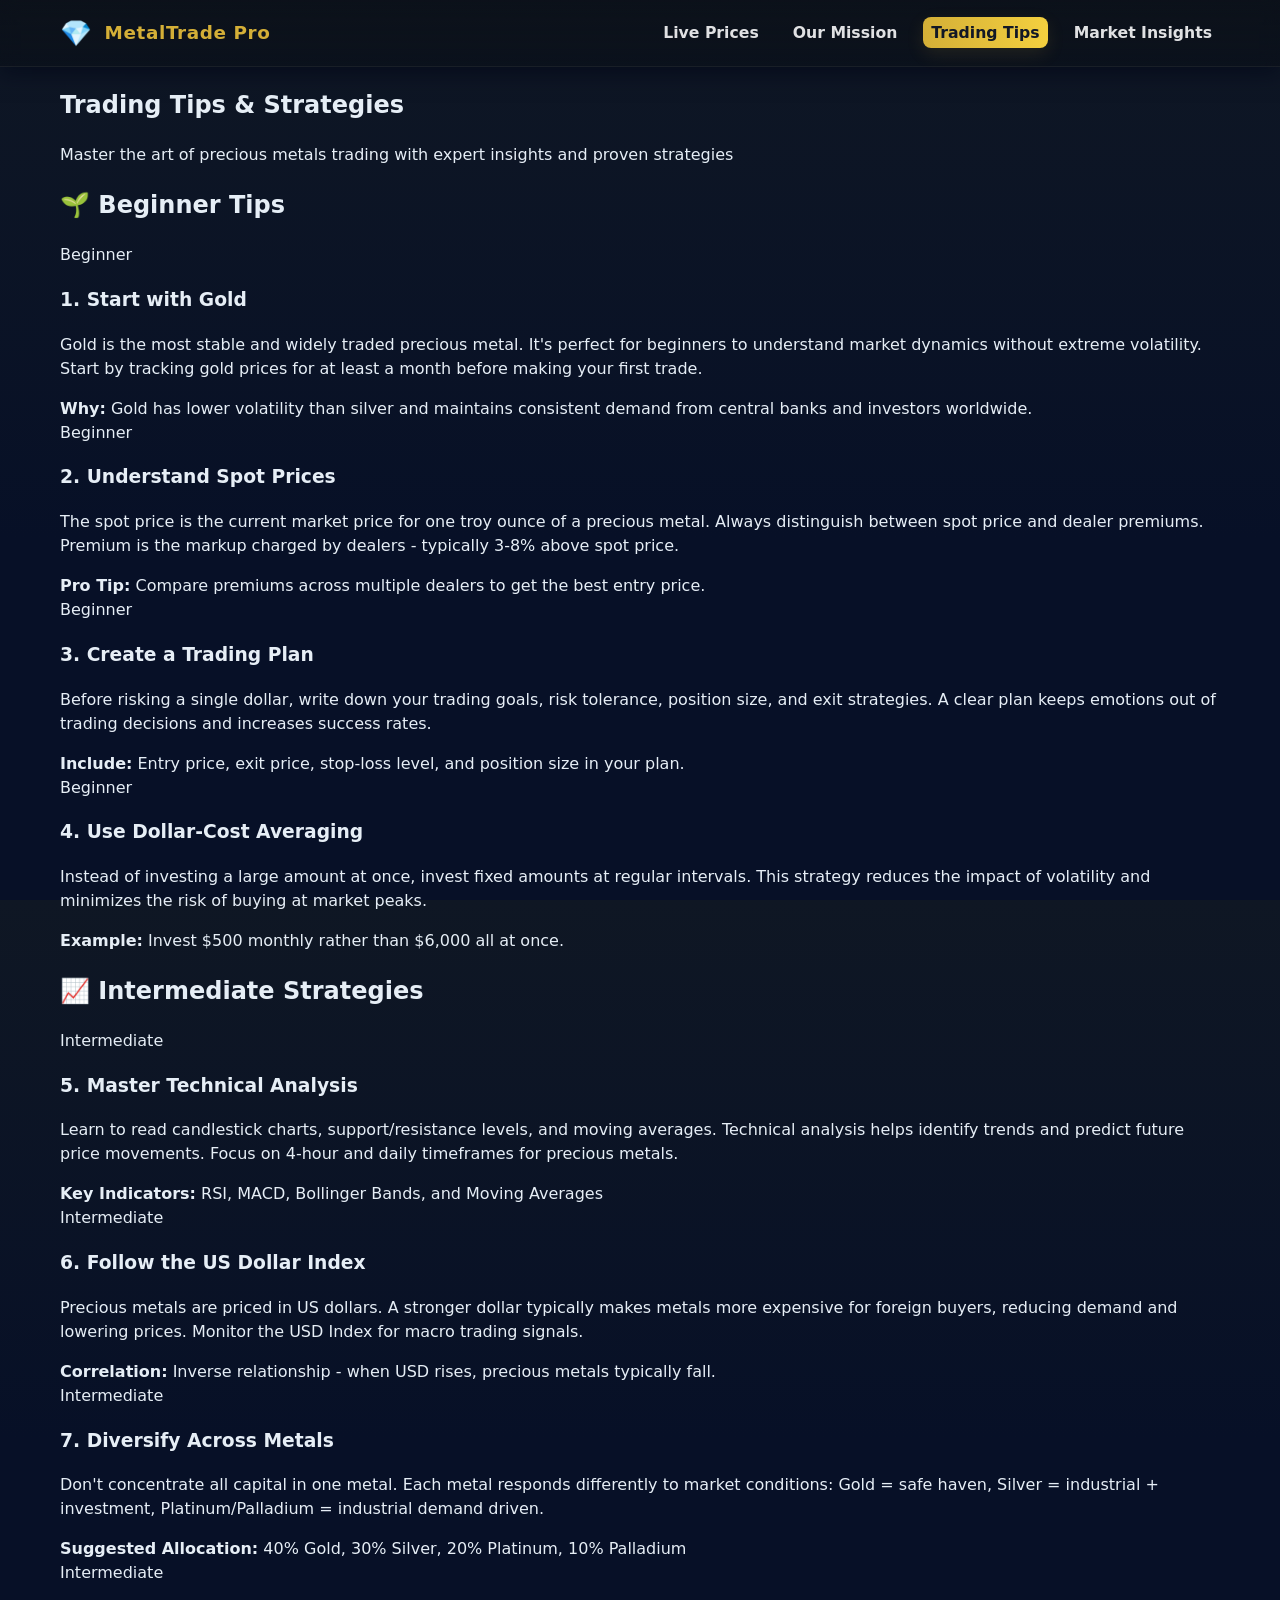
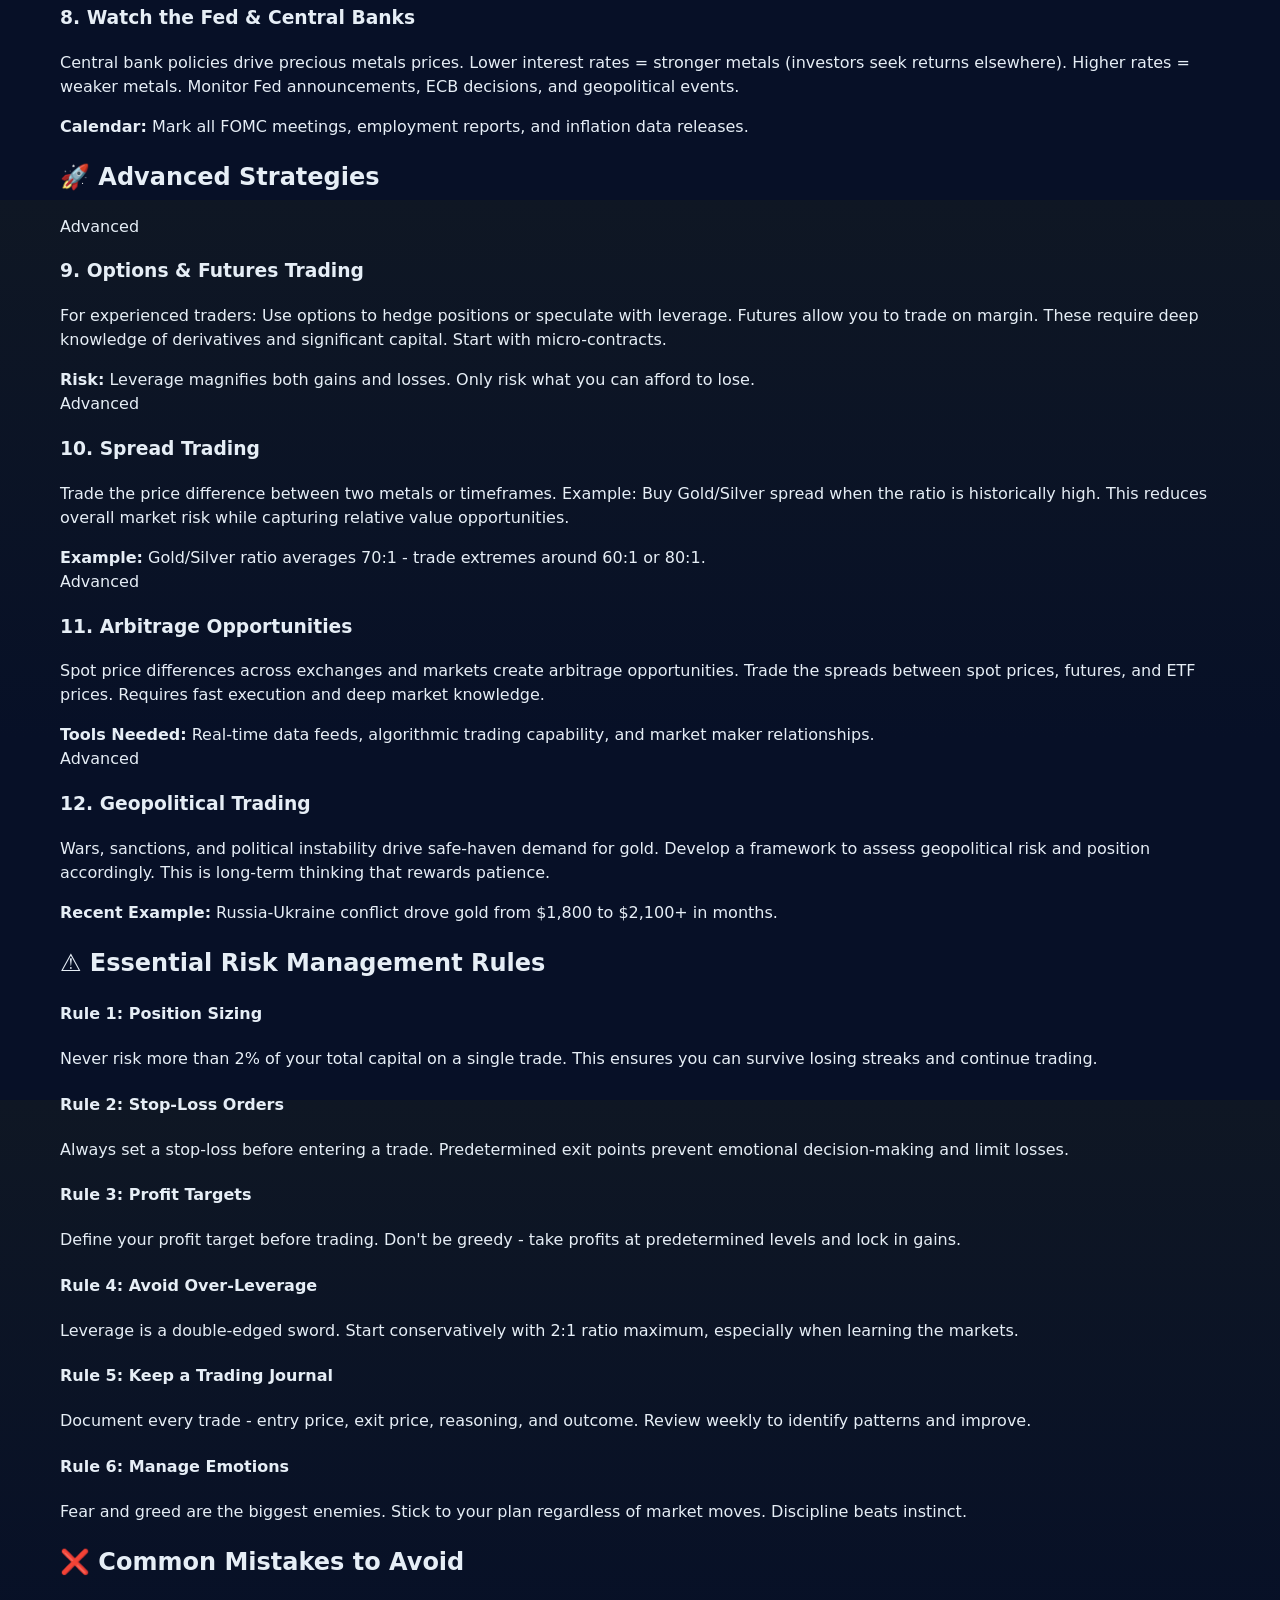
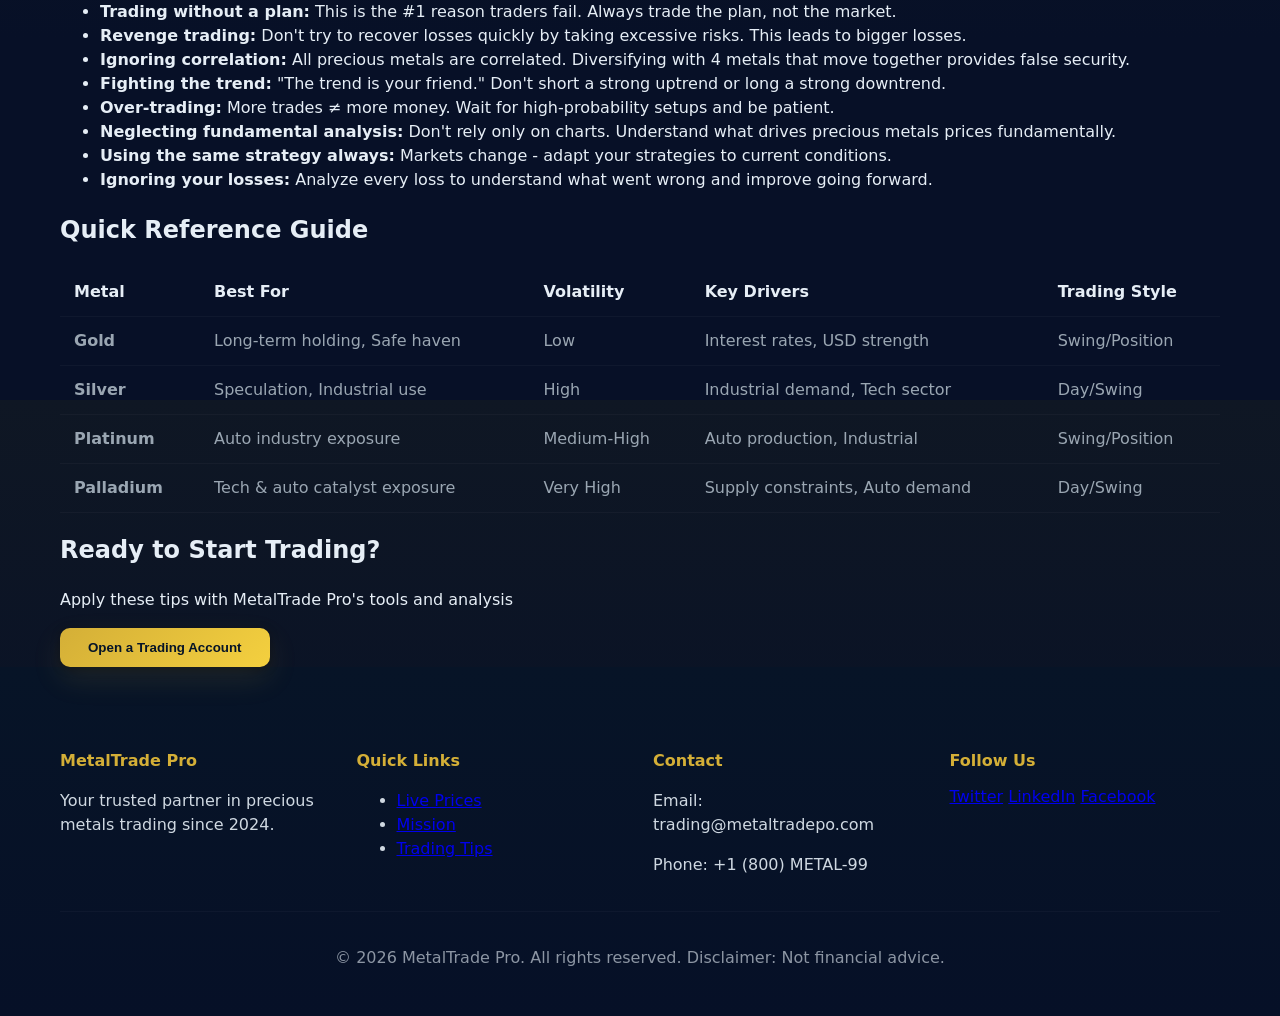
<file: trading-tips.html>
<!DOCTYPE html>
<html lang="en">
<head>
    <meta charset="UTF-8">
    <meta name="viewport" content="width=device-width, initial-scale=1.0">
    <title>Trading Tips - MetalTrade Pro</title>
    <link rel="stylesheet" href="styles.css">
</head>
<body>
    <!-- Navigation -->
    <nav class="navbar">
        <div class="nav-container">
            <div class="logo">
                <span class="logo-icon">💎</span>
                <span class="logo-text">MetalTrade Pro</span>
            </div>
            <ul class="nav-menu">
                <li><a href="index.html">Live Prices</a></li>
                <li><a href="mission.html">Our Mission</a></li>
                <li><a href="trading-tips.html" class="active">Trading Tips</a></li>
                <li><a href="market-insights.html">Market Insights</a></li>
            </ul>
        </div>
    </nav>

    <!-- Page Hero -->
    <section class="tips-hero">
        <div class="container">
            <h1>Trading Tips & Strategies</h1>
            <p>Master the art of precious metals trading with expert insights and proven strategies</p>
        </div>
    </section>

    <!-- Tips Content -->
    <section class="tips-main">
        <div class="container">
            
            <!-- Beginner Tips -->
            <div class="tips-category">
                <h2>🌱 Beginner Tips</h2>
                <div class="tips-cards-grid">
                    
                    <div class="tip-detail-card">
                        <div class="tip-header">
                            <span class="tip-level">Beginner</span>
                            <h3>1. Start with Gold</h3>
                        </div>
                        <div class="tip-body">
                            <p>Gold is the most stable and widely traded precious metal. It's perfect for beginners to understand market dynamics without extreme volatility. Start by tracking gold prices for at least a month before making your first trade.</p>
                            <div class="tip-highlight">
                                <strong>Why:</strong> Gold has lower volatility than silver and maintains consistent demand from central banks and investors worldwide.
                            </div>
                        </div>
                    </div>

                    <div class="tip-detail-card">
                        <div class="tip-header">
                            <span class="tip-level">Beginner</span>
                            <h3>2. Understand Spot Prices</h3>
                        </div>
                        <div class="tip-body">
                            <p>The spot price is the current market price for one troy ounce of a precious metal. Always distinguish between spot price and dealer premiums. Premium is the markup charged by dealers - typically 3-8% above spot price.</p>
                            <div class="tip-highlight">
                                <strong>Pro Tip:</strong> Compare premiums across multiple dealers to get the best entry price.
                            </div>
                        </div>
                    </div>

                    <div class="tip-detail-card">
                        <div class="tip-header">
                            <span class="tip-level">Beginner</span>
                            <h3>3. Create a Trading Plan</h3>
                        </div>
                        <div class="tip-body">
                            <p>Before risking a single dollar, write down your trading goals, risk tolerance, position size, and exit strategies. A clear plan keeps emotions out of trading decisions and increases success rates.</p>
                            <div class="tip-highlight">
                                <strong>Include:</strong> Entry price, exit price, stop-loss level, and position size in your plan.
                            </div>
                        </div>
                    </div>

                    <div class="tip-detail-card">
                        <div class="tip-header">
                            <span class="tip-level">Beginner</span>
                            <h3>4. Use Dollar-Cost Averaging</h3>
                        </div>
                        <div class="tip-body">
                            <p>Instead of investing a large amount at once, invest fixed amounts at regular intervals. This strategy reduces the impact of volatility and minimizes the risk of buying at market peaks.</p>
                            <div class="tip-highlight">
                                <strong>Example:</strong> Invest $500 monthly rather than $6,000 all at once.
                            </div>
                        </div>
                    </div>
                </div>
            </div>

            <!-- Intermediate Tips -->
            <div class="tips-category">
                <h2>📈 Intermediate Strategies</h2>
                <div class="tips-cards-grid">
                    
                    <div class="tip-detail-card">
                        <div class="tip-header">
                            <span class="tip-level">Intermediate</span>
                            <h3>5. Master Technical Analysis</h3>
                        </div>
                        <div class="tip-body">
                            <p>Learn to read candlestick charts, support/resistance levels, and moving averages. Technical analysis helps identify trends and predict future price movements. Focus on 4-hour and daily timeframes for precious metals.</p>
                            <div class="tip-highlight">
                                <strong>Key Indicators:</strong> RSI, MACD, Bollinger Bands, and Moving Averages
                            </div>
                        </div>
                    </div>

                    <div class="tip-detail-card">
                        <div class="tip-header">
                            <span class="tip-level">Intermediate</span>
                            <h3>6. Follow the US Dollar Index</h3>
                        </div>
                        <div class="tip-body">
                            <p>Precious metals are priced in US dollars. A stronger dollar typically makes metals more expensive for foreign buyers, reducing demand and lowering prices. Monitor the USD Index for macro trading signals.</p>
                            <div class="tip-highlight">
                                <strong>Correlation:</strong> Inverse relationship - when USD rises, precious metals typically fall.
                            </div>
                        </div>
                    </div>

                    <div class="tip-detail-card">
                        <div class="tip-header">
                            <span class="tip-level">Intermediate</span>
                            <h3>7. Diversify Across Metals</h3>
                        </div>
                        <div class="tip-body">
                            <p>Don't concentrate all capital in one metal. Each metal responds differently to market conditions: Gold = safe haven, Silver = industrial + investment, Platinum/Palladium = industrial demand driven.</p>
                            <div class="tip-highlight">
                                <strong>Suggested Allocation:</strong> 40% Gold, 30% Silver, 20% Platinum, 10% Palladium
                            </div>
                        </div>
                    </div>

                    <div class="tip-detail-card">
                        <div class="tip-header">
                            <span class="tip-level">Intermediate</span>
                            <h3>8. Watch the Fed & Central Banks</h3>
                        </div>
                        <div class="tip-body">
                            <p>Central bank policies drive precious metals prices. Lower interest rates = stronger metals (investors seek returns elsewhere). Higher rates = weaker metals. Monitor Fed announcements, ECB decisions, and geopolitical events.</p>
                            <div class="tip-highlight">
                                <strong>Calendar:</strong> Mark all FOMC meetings, employment reports, and inflation data releases.
                            </div>
                        </div>
                    </div>
                </div>
            </div>

            <!-- Advanced Tips -->
            <div class="tips-category">
                <h2>🚀 Advanced Strategies</h2>
                <div class="tips-cards-grid">
                    
                    <div class="tip-detail-card">
                        <div class="tip-header">
                            <span class="tip-level">Advanced</span>
                            <h3>9. Options & Futures Trading</h3>
                        </div>
                        <div class="tip-body">
                            <p>For experienced traders: Use options to hedge positions or speculate with leverage. Futures allow you to trade on margin. These require deep knowledge of derivatives and significant capital. Start with micro-contracts.</p>
                            <div class="tip-highlight">
                                <strong>Risk:</strong> Leverage magnifies both gains and losses. Only risk what you can afford to lose.
                            </div>
                        </div>
                    </div>

                    <div class="tip-detail-card">
                        <div class="tip-header">
                            <span class="tip-level">Advanced</span>
                            <h3>10. Spread Trading</h3>
                        </div>
                        <div class="tip-body">
                            <p>Trade the price difference between two metals or timeframes. Example: Buy Gold/Silver spread when the ratio is historically high. This reduces overall market risk while capturing relative value opportunities.</p>
                            <div class="tip-highlight">
                                <strong>Example:</strong> Gold/Silver ratio averages 70:1 - trade extremes around 60:1 or 80:1.
                            </div>
                        </div>
                    </div>

                    <div class="tip-detail-card">
                        <div class="tip-header">
                            <span class="tip-level">Advanced</span>
                            <h3>11. Arbitrage Opportunities</h3>
                        </div>
                        <div class="tip-body">
                            <p>Spot price differences across exchanges and markets create arbitrage opportunities. Trade the spreads between spot prices, futures, and ETF prices. Requires fast execution and deep market knowledge.</p>
                            <div class="tip-highlight">
                                <strong>Tools Needed:</strong> Real-time data feeds, algorithmic trading capability, and market maker relationships.
                            </div>
                        </div>
                    </div>

                    <div class="tip-detail-card">
                        <div class="tip-header">
                            <span class="tip-level">Advanced</span>
                            <h3>12. Geopolitical Trading</h3>
                        </div>
                        <div class="tip-body">
                            <p>Wars, sanctions, and political instability drive safe-haven demand for gold. Develop a framework to assess geopolitical risk and position accordingly. This is long-term thinking that rewards patience.</p>
                            <div class="tip-highlight">
                                <strong>Recent Example:</strong> Russia-Ukraine conflict drove gold from $1,800 to $2,100+ in months.
                            </div>
                        </div>
                    </div>
                </div>
            </div>

            <!-- Risk Management -->
            <div class="risk-management">
                <h2>⚠️ Essential Risk Management Rules</h2>
                <div class="rules-grid">
                    <div class="rule-card">
                        <h4>Rule 1: Position Sizing</h4>
                        <p>Never risk more than 2% of your total capital on a single trade. This ensures you can survive losing streaks and continue trading.</p>
                    </div>
                    <div class="rule-card">
                        <h4>Rule 2: Stop-Loss Orders</h4>
                        <p>Always set a stop-loss before entering a trade. Predetermined exit points prevent emotional decision-making and limit losses.</p>
                    </div>
                    <div class="rule-card">
                        <h4>Rule 3: Profit Targets</h4>
                        <p>Define your profit target before trading. Don't be greedy - take profits at predetermined levels and lock in gains.</p>
                    </div>
                    <div class="rule-card">
                        <h4>Rule 4: Avoid Over-Leverage</h4>
                        <p>Leverage is a double-edged sword. Start conservatively with 2:1 ratio maximum, especially when learning the markets.</p>
                    </div>
                    <div class="rule-card">
                        <h4>Rule 5: Keep a Trading Journal</h4>
                        <p>Document every trade - entry price, exit price, reasoning, and outcome. Review weekly to identify patterns and improve.</p>
                    </div>
                    <div class="rule-card">
                        <h4>Rule 6: Manage Emotions</h4>
                        <p>Fear and greed are the biggest enemies. Stick to your plan regardless of market moves. Discipline beats instinct.</p>
                    </div>
                </div>
            </div>

            <!-- Common Mistakes -->
            <div class="common-mistakes">
                <h2>❌ Common Mistakes to Avoid</h2>
                <ul class="mistakes-list">
                    <li><strong>Trading without a plan:</strong> This is the #1 reason traders fail. Always trade the plan, not the market.</li>
                    <li><strong>Revenge trading:</strong> Don't try to recover losses quickly by taking excessive risks. This leads to bigger losses.</li>
                    <li><strong>Ignoring correlation:</strong> All precious metals are correlated. Diversifying with 4 metals that move together provides false security.</li>
                    <li><strong>Fighting the trend:</strong> "The trend is your friend." Don't short a strong uptrend or long a strong downtrend.</li>
                    <li><strong>Over-trading:</strong> More trades ≠ more money. Wait for high-probability setups and be patient.</li>
                    <li><strong>Neglecting fundamental analysis:</strong> Don't rely only on charts. Understand what drives precious metals prices fundamentally.</li>
                    <li><strong>Using the same strategy always:</strong> Markets change - adapt your strategies to current conditions.</li>
                    <li><strong>Ignoring your losses:</strong> Analyze every loss to understand what went wrong and improve going forward.</li>
                </ul>
            </div>
        </div>
    </section>

    <!-- Quick Reference -->
    <section class="quick-reference">
        <div class="container">
            <h2>Quick Reference Guide</h2>
            <table class="reference-table">
                <thead>
                    <tr>
                        <th>Metal</th>
                        <th>Best For</th>
                        <th>Volatility</th>
                        <th>Key Drivers</th>
                        <th>Trading Style</th>
                    </tr>
                </thead>
                <tbody>
                    <tr>
                        <td><strong>Gold</strong></td>
                        <td>Long-term holding, Safe haven</td>
                        <td>Low</td>
                        <td>Interest rates, USD strength</td>
                        <td>Swing/Position</td>
                    </tr>
                    <tr>
                        <td><strong>Silver</strong></td>
                        <td>Speculation, Industrial use</td>
                        <td>High</td>
                        <td>Industrial demand, Tech sector</td>
                        <td>Day/Swing</td>
                    </tr>
                    <tr>
                        <td><strong>Platinum</strong></td>
                        <td>Auto industry exposure</td>
                        <td>Medium-High</td>
                        <td>Auto production, Industrial</td>
                        <td>Swing/Position</td>
                    </tr>
                    <tr>
                        <td><strong>Palladium</strong></td>
                        <td>Tech & auto catalyst exposure</td>
                        <td>Very High</td>
                        <td>Supply constraints, Auto demand</td>
                        <td>Day/Swing</td>
                    </tr>
                </tbody>
            </table>
        </div>
    </section>

    <!-- CTA -->
    <section class="cta-section">
        <div class="container">
            <h2>Ready to Start Trading?</h2>
            <p>Apply these tips with MetalTrade Pro's tools and analysis</p>
            <button class="btn-primary">Open a Trading Account</button>
        </div>
    </section>

    <!-- Footer -->
    <footer class="footer">
        <div class="container">
            <div class="footer-content">
                <div class="footer-section">
                    <h4>MetalTrade Pro</h4>
                    <p>Your trusted partner in precious metals trading since 2024.</p>
                </div>
                <div class="footer-section">
                    <h4>Quick Links</h4>
                    <ul>
                        <li><a href="index.html">Live Prices</a></li>
                        <li><a href="mission.html">Mission</a></li>
                        <li><a href="trading-tips.html">Trading Tips</a></li>
                    </ul>
                </div>
                <div class="footer-section">
                    <h4>Contact</h4>
                    <p>Email: trading@metaltradepo.com</p>
                    <p>Phone: +1 (800) METAL-99</p>
                </div>
                <div class="footer-section">
                    <h4>Follow Us</h4>
                    <div class="social-links">
                        <a href="#">Twitter</a>
                        <a href="#">LinkedIn</a>
                        <a href="#">Facebook</a>
                    </div>
                </div>
            </div>
            <div class="footer-bottom">
                <p>&copy; 2026 MetalTrade Pro. All rights reserved. Disclaimer: Not financial advice.</p>
            </div>
        </div>
    </footer>

    <script src="script.js"></script>
</body>
</html>
</file>
<file: styles.css>
/* =====================
   MetalTrade Pro — Elite Stylesheet
   Use with: index.html, mission.html, trading-tips.html, market-insights.html
   ===================== */

/* ---------- Theme variables ---------- */
:root{
  --bg-dark: #0f1724;        /* deep navy */
  --bg-mid:  #121826;
  --card-bg: rgba(255,255,255,0.03);
  --glass: rgba(255,255,255,0.04);
  --muted: #9aa6b2;
  --text: #e6eef6;
  --accent-gold: #d4af37;
  --accent-gold-2:#f4d03f;
  --accent-blue: #2ea3f2;
  --success: #27ae60;
  --danger:  #e74c3c;
  --glass-border: rgba(255,255,255,0.06);
  --glass-blur: 8px;
  --radius: 12px;
  --max-width: 1200px;
  --shadow-1: 0 6px 20px rgba(2,6,23,0.6);
  --shadow-2: 0 12px 40px rgba(2,6,23,0.7);
  --transition: 280ms cubic-bezier(.2,.9,.2,1);
  --mono: ui-monospace, SFMono-Regular, Menlo, Monaco, 'Roboto Mono', monospace;
}

/* ---------- Reset & base ---------- */
*{box-sizing:border-box}
html,body{height:100%}
body{
  margin:0;
  font-family: "Inter", "Segoe UI", system-ui, -apple-system, Roboto, "Helvetica Neue", Arial;
  background: linear-gradient(180deg,var(--bg-dark) 0%, #071027 60%);
  color:var(--text);
  -webkit-font-smoothing:antialiased;
  -moz-osx-font-smoothing:grayscale;
  line-height:1.5;
  min-height:100vh;
}

/* Container */
.container{
  max-width:var(--max-width);
  margin:0 auto;
  padding:0 20px;
}

/* ---------- Navigation ---------- */
.navbar{
  backdrop-filter: blur(8px);
  background: linear-gradient(180deg, rgba(10,14,20,0.6), rgba(6,9,14,0.35));
  border-bottom: 1px solid var(--glass-border);
  position:sticky;
  top:0;
  z-index:1000;
  box-shadow: var(--shadow-1);
}
.nav-container{
  max-width:var(--max-width);
  margin:0 auto;
  padding:14px 20px;
  display:flex;
  align-items:center;
  justify-content:space-between;
  gap:20px;
}
.logo{
  display:flex;
  align-items:center;
  gap:12px;
  color:var(--accent-gold);
  font-weight:700;
  letter-spacing:0.6px;
  font-size:1.15rem;
}
.logo-icon{font-size:1.6rem}
.nav-menu{display:flex;gap:18px;list-style:none;margin:0;padding:0;align-items:center}
.nav-menu a{
  color:rgba(255,255,255,0.88);
  text-decoration:none;
  font-weight:600;
  padding:6px 8px;
  border-radius:8px;
  transition:all 200ms ease;
  font-size:0.98rem;
}
.nav-menu a:hover,
.nav-menu a.active{
  color:var(--bg-mid);
  background: linear-gradient(90deg,var(--accent-gold),var(--accent-gold-2));
  box-shadow: 0 6px 18px rgba(212,175,55,0.12);
}

/* Mobile menu (if added) */
.menu-toggle{display:none}

/* ---------- Hero ---------- */
.hero{
  position:relative;
  padding:90px 20px;
  min-height:420px;
  display:flex;
  align-items:center;
  justify-content:center;
  text-align:center;
  overflow:hidden;
}
.hero::after{
  content:'';
  position:absolute;inset:0;
  background:
    radial-gradient(ellipse at 10% 10%, rgba(212,175,55,0.06), transparent 15%),
    radial-gradient(ellipse at 90% 80%, rgba(46,163,242,0.04), transparent 15%);
  pointer-events:none;
}
.hero-content{position:relative;z-index:2;max-width:920px}
.hero h1{
  font-size:2.8rem;
  margin:0 0 .75rem 0;
  color:var(--text);
  text-shadow: 0 6px 32px rgba(2,6,23,0.6);
}
.hero p{
  margin:0 0 1.6rem;
  color:rgba(230,238,246,0.9);
  font-size:1.05rem;
  opacity:0.95;
}

/* CTA buttons */
.cta-buttons{display:flex;gap:14px;justify-content:center;flex-wrap:wrap}
.btn-primary, .btn-secondary{
  border:0;padding:12px 28px;border-radius:10px;font-weight:700;cursor:pointer;
  transition:all var(--transition);
}
.btn-primary{
  background: linear-gradient(135deg,var(--accent-gold),var(--accent-gold-2));
  color: #061427;
  box-shadow: 0 12px 30px rgba(212,175,55,0.12), 0 2px 8px rgba(0,0,0,0.4);
}
.btn-primary:hover{transform:translateY(-4px);filter:brightness(1.03)}
.btn-secondary{
  background:transparent;color:var(--text);border:1px solid rgba(255,255,255,0.08);
}
.btn-secondary:hover{background:rgba(255,255,255,0.03);transform:translateY(-3px)}

/* ---------- Price Cards & Grid ---------- */
.prices-section{padding:64px 20px 88px;background:linear-gradient(180deg, rgba(255,255,255,0.02), rgba(255,255,255,0.01))}
.prices-section h2{text-align:center;margin-bottom:.35rem}
.subtitle{text-align:center;color:var(--muted);margin-bottom:1.4rem}
#last-update{color:var(--accent-gold);font-weight:700}

.prices-grid{
  display:grid;
  grid-template-columns:repeat(auto-fit,minmax(260px,1fr));
  gap:22px;
  max-width:var(--max-width);
  margin:30px auto 0;
}

/* card base */
.price-card{
  background: linear-gradient(180deg, rgba(255,255,255,0.02), rgba(255,255,255,0.01));
  border-radius:var(--radius);
  overflow:hidden;
  border:1px solid var(--glass-border);
  box-shadow: var(--shadow-1);
  transition: transform var(--transition), box-shadow var(--transition), border-color var(--transition);
  display:flex;flex-direction:column;
}
.price-card:hover{
  transform:translateY(-10px);
  box-shadow: var(--shadow-2);
  border-color: rgba(212,175,55,0.18);
}

/* metal header */
.metal-header{
  padding:18px 20px;
  display:flex;justify-content:space-between;align-items:center;font-weight:700;
  color: #071427;
}
.gold-bg{ background: linear-gradient(135deg,#f8e5a4,#d4af37 60%); }
.silver-bg{ background: linear-gradient(135deg,#f2f4f6,#c7c9cb 60%); color:#222; }
.platinum-bg{ background: linear-gradient(135deg,#f6f7f8,#e6e6e6 60%); color:#222; }
.palladium-bg{ background: linear-gradient(135deg,#dfe6ea,#8f9599 60%); color:#222; }

.price-content{ padding:20px 22px 28px; display:flex;flex-direction:column; gap:12px; }
.price-display{ display:flex;align-items:baseline;gap:8px;font-size:1.9rem;font-weight:800;color:var(--text) }
.currency{ color:var(--accent-gold); font-size:1.1rem; font-weight:800; }
.amount{ color:var(--accent-gold); letter-spacing:0.6px; }
.unit{ color:var(--muted); font-size:0.95rem; margin-left:6px; font-weight:600; }

.price-change{ display:inline-flex; align-items:center; gap:8px; padding:8px 12px; border-radius:9px; font-weight:700; font-size:0.95rem; }
.price-change.positive{ color:var(--success); background:linear-gradient(90deg, rgba(39,174,96,0.12), rgba(39,174,96,0.06)); }
.price-change.negative{ color:var(--danger); background:linear-gradient(90deg, rgba(231,76,60,0.12), rgba(231,76,60,0.05)); }

.price-stats{ display:flex; flex-wrap:wrap; gap:12px; color:var(--muted); font-size:0.92rem; background:rgba(5,8,12,0.025); padding:10px; border-radius:8px }

/* ---------- Stats (banner) ---------- */
.stats-section{ padding:50px 20px; margin-top:36px; }
.stats-grid{
  display:grid;
  grid-template-columns: repeat(auto-fit,minmax(220px,1fr));
  gap:18px;
  max-width:var(--max-width);
  margin:0 auto;
}
.stat-card{
  background: linear-gradient(180deg, rgba(255,255,255,0.02), rgba(255,255,255,0.01));
  padding:28px;border-radius:14px;border:1px solid var(--glass-border);
  text-align:center; box-shadow: var(--shadow-1);
}
.stat-card h3{ color:var(--text); margin-bottom:8px;font-size:1rem }
.stat-number{ font-size:2.6rem; color:var(--accent-gold); font-weight:800; text-shadow:0 6px 18px rgba(212,175,55,0.08) }

/* ---------- Tips section ---------- */
.featured-tips{ padding:64px 20px; background: linear-gradient(180deg, rgba(255,255,255,0.01), rgba(255,255,255,0.00)) }
.tips-grid{ display:grid; grid-template-columns:repeat(auto-fit,minmax(300px,1fr)); gap:20px; max-width:var(--max-width); margin:0 auto }
.tip-card{
  background: linear-gradient(180deg,#0d1720, rgba(255,255,255,0.01));
  padding:22px; border-radius:12px; border:1px solid rgba(255,255,255,0.03);
  box-shadow: 0 8px 24px rgba(2,6,23,0.55); position:relative; overflow:hidden;
}
.tip-number{
  width:46px;height:46px;border-radius:50%;display:inline-grid;place-items:center;
  background: linear-gradient(135deg,var(--accent-gold),var(--accent-gold-2));
  color:#061427;font-weight:800;margin-bottom:10px;box-shadow:0 8px 20px rgba(212,175,55,0.12)
}
.tip-card h4{ color:var(--text); margin-bottom:8px; font-size:1.05rem }
.tip-card p{ color:var(--muted); font-size:0.95rem; line-height:1.65 }

/* ---------- Mission page styles ---------- */
.mission-hero{ padding:70px 20px; text-align:center; background: linear-gradient(135deg,#0f1b2d, #122235); color:var(--text) }
.mission-box{
  margin:28px auto; max-width:920px; background: linear-gradient(180deg, rgba(255,255,255,0.02), rgba(255,255,255,0.01));
  padding:28px;border-radius:14px;border:1px solid var(--glass-border); box-shadow:var(--shadow-1)
}
.vision-pillars{ display:grid;gap:18px; grid-template-columns: repeat(auto-fit,minmax(240px,1fr)); margin-top:24px }
.pillar-card{ background:linear-gradient(180deg,#071427,rgba(255,255,255,0.01)); border-radius:12px;padding:18px;border:1px solid rgba(255,255,255,0.02); box-shadow:var(--shadow-1) }
.pillar-icon{ font-size:2.2rem; margin-bottom:8px; color:var(--accent-gold) }
.pillar-card h3{ color:var(--accent-gold) }

/* ---------- Insights & charts ---------- */
.insights-main{ padding:60px 20px; background: linear-gradient(180deg, rgba(255,255,255,0.00), rgba(255,255,255,0.01)) }
.outlook-cards{ display:grid; grid-template-columns: repeat(auto-fit,minmax(300px,1fr)); gap:18px }
.outlook-card{ background: linear-gradient(180deg,#071427, rgba(255,255,255,0.02)); padding:18px;border-radius:12px;border:1px solid rgba(255,255,255,0.03); box-shadow:var(--shadow-1) }
.chart-placeholder{ height:200px;border-radius:10px;background:linear-gradient(180deg, rgba(255,255,255,0.02), rgba(255,255,255,0.01)); display:flex;align-items:center;justify-content:center;color:var(--muted) }

/* ---------- Tables / quick reference ---------- */
.reference-table{ width:100%; border-collapse:collapse;background:transparent; margin-top:16px }
.reference-table th, .reference-table td{ padding:12px 14px; text-align:left; border-bottom:1px solid rgba(255,255,255,0.03); color:var(--muted) }
.reference-table thead th{ color:var(--text); font-weight:700; background:transparent }

/* ---------- Newsletter form ---------- */
.newsletter-cta{ padding:44px 20px; background: linear-gradient(90deg, rgba(212,175,55,0.03), rgba(46,163,242,0.02)); border-radius:12px; margin:32px auto; max-width:980px }
.newsletter-form{ display:flex; gap:12px; align-items:center; justify-content:center; padding:6px }
.newsletter-form input[type="email"]{
  flex:1; min-width:0; padding:12px 14px; border-radius:10px; border:1px solid rgba(255,255,255,0.06);
  background: rgba(255,255,255,0.02); color:var(--text); outline:none; font-size:1rem;
}
.newsletter-form button{ padding:12px 18px; border-radius:10px; background: linear-gradient(135deg,var(--accent-gold),var(--accent-gold-2)); border:0; color:#061427; font-weight:700 }

/* ---------- Footer ---------- */
.footer{ padding:60px 20px 30px; background: linear-gradient(180deg,#071427,#061027); color:rgba(230,238,246,0.9) }
.footer-content{ display:grid; grid-template-columns: repeat(auto-fit, minmax(220px,1fr)); gap:26px; max-width:var(--max-width); margin:0 auto 16px; }
.footer-section h4{ color:var(--accent-gold); margin-bottom:12px }
.footer-bottom{ text-align:center; color:rgba(230,238,246,0.6); border-top:1px solid rgba(255,255,255,0.03); padding-top:18px; margin-top:18px }

/* ---------- Utilities & small components ---------- */
.badge{ display:inline-block;padding:6px 10px;border-radius:999px;background:rgba(255,255,255,0.03); color:var(--text); font-weight:700; font-size:0.9rem }
.kv{ display:flex; gap:8px; align-items:center }
.small{ font-size:0.86rem; color:var(--muted) }

/* ---------- Animations ---------- */
@keyframes floatUp{ from{ transform:translateY(8px); opacity:0 } to{ transform:none; opacity:1 } }
.fade-in-up{ animation: floatUp 700ms cubic-bezier(.2,.9,.2,1) both }

/* ---------- Responsive ---------- */
@media (max-width: 900px){
  .hero h1{ font-size:2.2rem }
  .hero p{ font-size:1rem }
  .prices-grid{ gap:16px }
  .nav-menu{ display:none } /* promote mobile menu if implemented */
  .menu-toggle{ display:block }
}
@media (max-width: 520px){
  .hero{ padding:36px 14px; min-height:320px }
  .cta-buttons{ flex-direction:column }
  .btn-primary, .btn-secondary{ width:100% }
  .footer-content{ grid-template-columns:1fr }
  .stat-number{ font-size:2.2rem }
}

/* ---------- Metal specific micro-style (for fine polish) ---------- */
.price-card.gold-accent .amount{ color:#b8860b }
.price-card.silver-accent .amount{ color:#7f8c8d }
.price-card.platinum-accent .amount{ color:#8b8f91 }
.price-card.palladium-accent .amount{ color:#6b7176 }

/* End of styles.css */
</file>
